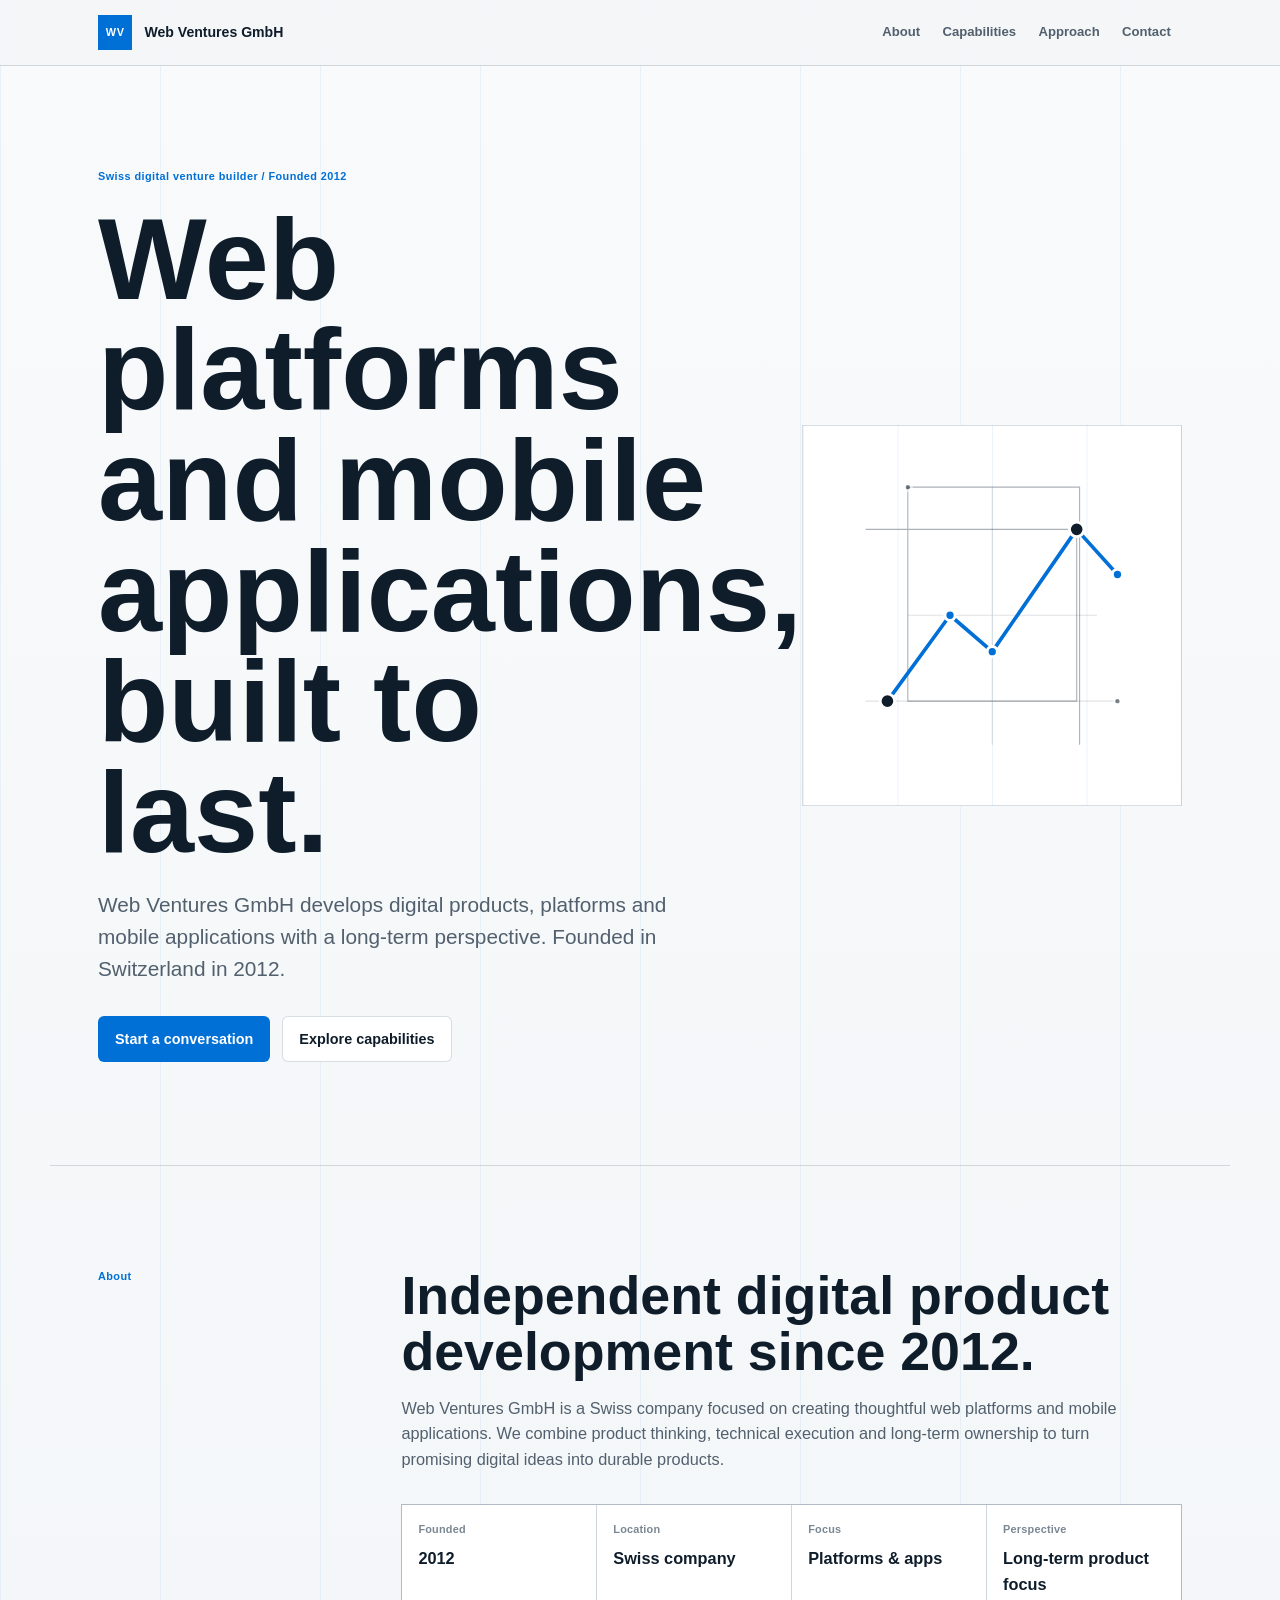
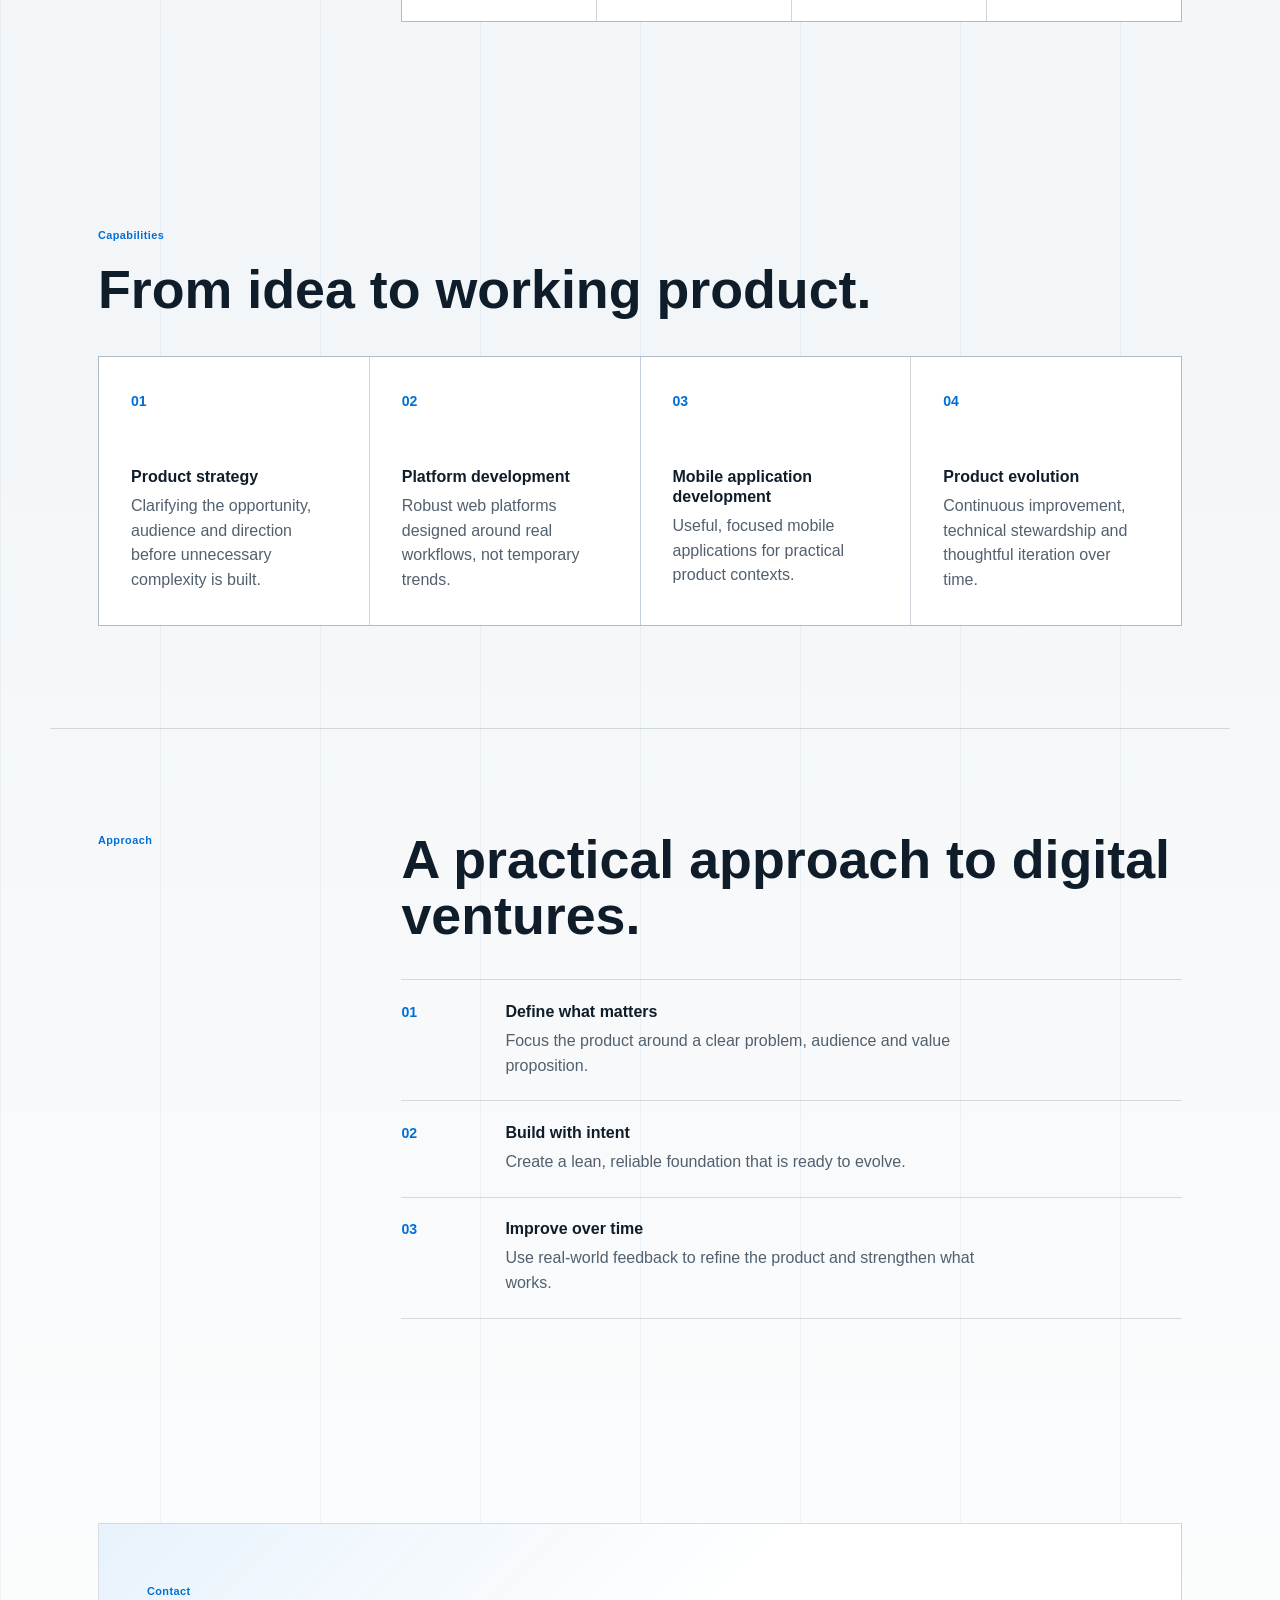
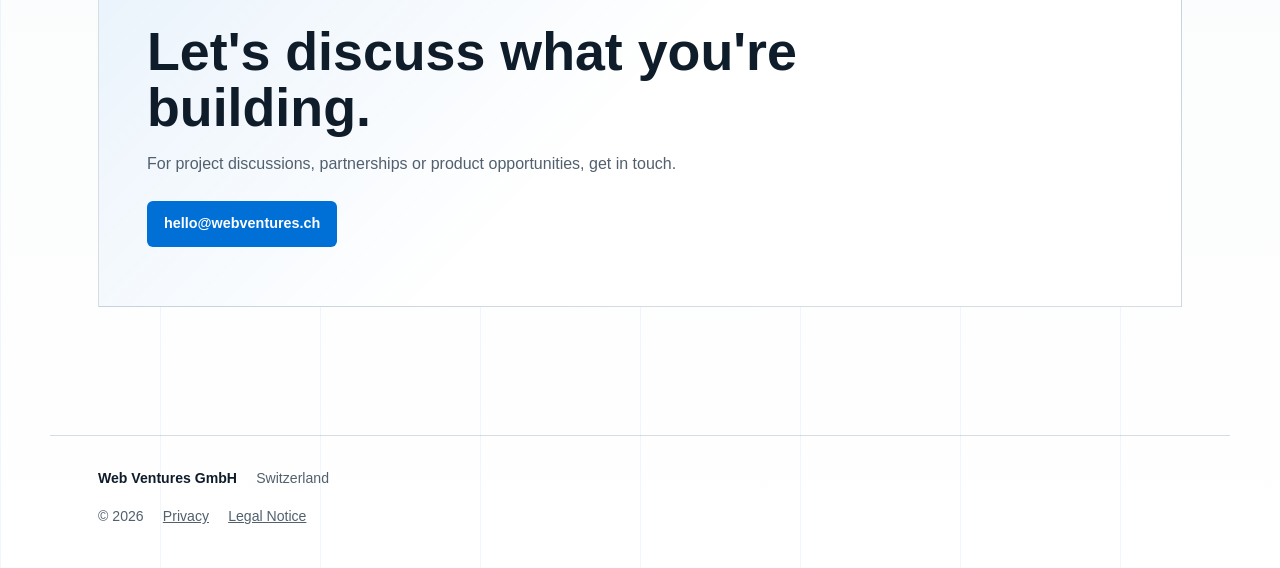
<file: index.html>
<!doctype html>
<html lang="en">
  <head>
    <meta charset="utf-8">
    <meta name="viewport" content="width=device-width, initial-scale=1">
    <title>Web Ventures GmbH | Web platforms and mobile applications, built to last</title>
    <meta name="description" content="Web Ventures GmbH is a Swiss company developing durable web platforms and mobile applications with a long-term product perspective.">
    <meta property="og:title" content="Web Ventures GmbH | Web platforms and mobile applications, built to last">
    <meta property="og:description" content="A Swiss digital venture builder and product studio focused on thoughtful platforms and mobile applications since 2012.">
    <meta property="og:type" content="website">
    <meta property="og:url" content="https://www.webventures.ch/">
    <link rel="canonical" href="https://www.webventures.ch/">
    <link rel="icon" href="data:image/svg+xml,%3Csvg xmlns='http://www.w3.org/2000/svg' viewBox='0 0 64 64'%3E%3Crect width='64' height='64' fill='%230b0d10'/%3E%3Cpath d='M16 20h6l5 18 5-18h5l5 18 5-18h5l-8 24h-5l-5-17-5 17h-5L16 20Z' fill='%23f4f1ea'/%3E%3C/svg%3E">
    <script type="application/ld+json">
      {
        "@context": "https://schema.org",
        "@type": "Organization",
        "name": "Web Ventures GmbH",
        "url": "https://www.webventures.ch/",
        "foundingDate": "2012",
        "location": {
          "@type": "Country",
          "name": "Switzerland"
        }
      }
    </script>
    <link rel="stylesheet" href="versions.css">
    <script src="script.js" defer></script>
  </head>
  <body class="variant-two">
    <a class="skip-link" href="#main">Skip to content</a>

    <header class="site-header" data-site-header>
      <nav class="nav" aria-label="Primary navigation">
        <a class="wordmark" href="#" aria-label="Web Ventures GmbH home">
          <span class="wordmark-mark" aria-hidden="true">WV</span>
          <span>Web Ventures GmbH</span>
        </a>

        <button class="nav-toggle" type="button" aria-expanded="false" aria-controls="primary-menu" data-nav-toggle>
          <span class="sr-only">Open navigation menu</span>
          <span aria-hidden="true"></span>
          <span aria-hidden="true"></span>
        </button>

        <div class="nav-links" id="primary-menu" data-nav-menu>
          <a href="#about">About</a>
          <a href="#capabilities">Capabilities</a>
          <a href="#approach">Approach</a>
          <a href="#contact">Contact</a>
        </div>
      </nav>
    </header>

    <main id="main">
      <section class="hero section" aria-labelledby="hero-title">
        <div class="hero-content reveal">
          <p class="eyebrow">Swiss digital venture builder / Founded 2012</p>
          <h1 id="hero-title">Web platforms and mobile applications, built to last.</h1>
          <p class="hero-copy">Web Ventures GmbH develops digital products, platforms and mobile applications with a long-term perspective. Founded in Switzerland in 2012.</p>
          <div class="hero-actions" aria-label="Primary actions">
            <a class="button button-primary" href="#contact">Start a conversation</a>
            <a class="button button-secondary" href="#capabilities">Explore capabilities</a>
          </div>
        </div>

        <div class="system-visual reveal" aria-hidden="true">
          <svg viewBox="0 0 520 520" role="img" focusable="false">
            <defs>
              <linearGradient id="signal" x1="120" y1="80" x2="410" y2="430" gradientUnits="userSpaceOnUse">
                <stop offset="0" stop-color="#4f8cff" stop-opacity="0.95"></stop>
                <stop offset="1" stop-color="#7ee0b7" stop-opacity="0.45"></stop>
              </linearGradient>
            </defs>
            <path class="grid-line" d="M86 142h290v236H144V84h236v354"></path>
            <path class="grid-line muted" d="M144 260h260M260 84v354M86 378h346"></path>
            <path class="signal-line" d="M116 378 202 260 260 310 376 142 432 204"></path>
            <circle class="node large" cx="116" cy="378" r="10"></circle>
            <circle class="node" cx="202" cy="260" r="7"></circle>
            <circle class="node" cx="260" cy="310" r="7"></circle>
            <circle class="node large" cx="376" cy="142" r="10"></circle>
            <circle class="node" cx="432" cy="204" r="7"></circle>
            <circle class="node subtle" cx="144" cy="84" r="5"></circle>
            <circle class="node subtle" cx="432" cy="378" r="5"></circle>
          </svg>
        </div>
      </section>

      <section class="section split" id="about" aria-labelledby="about-title">
        <div class="section-kicker reveal">About</div>
        <div class="section-body reveal">
          <h2 id="about-title">Independent digital product development since 2012.</h2>
          <p>Web Ventures GmbH is a Swiss company focused on creating thoughtful web platforms and mobile applications. We combine product thinking, technical execution and long-term ownership to turn promising digital ideas into durable products.</p>
          <dl class="facts" aria-label="Company facts">
            <div>
              <dt>Founded</dt>
              <dd>2012</dd>
            </div>
            <div>
              <dt>Location</dt>
              <dd>Swiss company</dd>
            </div>
            <div>
              <dt>Focus</dt>
              <dd>Platforms &amp; apps</dd>
            </div>
            <div>
              <dt>Perspective</dt>
              <dd>Long-term product focus</dd>
            </div>
          </dl>
        </div>
      </section>

      <section class="section" id="capabilities" aria-labelledby="capabilities-title">
        <div class="section-heading reveal">
          <p class="section-kicker">Capabilities</p>
          <h2 id="capabilities-title">From idea to working product.</h2>
        </div>
        <div class="capability-grid">
          <article class="capability reveal">
            <span class="capability-index">01</span>
            <h3>Product strategy</h3>
            <p>Clarifying the opportunity, audience and direction before unnecessary complexity is built.</p>
          </article>
          <article class="capability reveal">
            <span class="capability-index">02</span>
            <h3>Platform development</h3>
            <p>Robust web platforms designed around real workflows, not temporary trends.</p>
          </article>
          <article class="capability reveal">
            <span class="capability-index">03</span>
            <h3>Mobile application development</h3>
            <p>Useful, focused mobile applications for practical product contexts.</p>
          </article>
          <article class="capability reveal">
            <span class="capability-index">04</span>
            <h3>Product evolution</h3>
            <p>Continuous improvement, technical stewardship and thoughtful iteration over time.</p>
          </article>
        </div>
      </section>

      <section class="section split" id="approach" aria-labelledby="approach-title">
        <div class="section-kicker reveal">Approach</div>
        <div class="section-body reveal">
          <h2 id="approach-title">A practical approach to digital ventures.</h2>
          <ol class="steps">
            <li>
              <span>01</span>
              <div>
                <h3>Define what matters</h3>
                <p>Focus the product around a clear problem, audience and value proposition.</p>
              </div>
            </li>
            <li>
              <span>02</span>
              <div>
                <h3>Build with intent</h3>
                <p>Create a lean, reliable foundation that is ready to evolve.</p>
              </div>
            </li>
            <li>
              <span>03</span>
              <div>
                <h3>Improve over time</h3>
                <p>Use real-world feedback to refine the product and strengthen what works.</p>
              </div>
            </li>
          </ol>
        </div>
      </section>

      <section class="section contact-section" id="contact" aria-labelledby="contact-title">
        <div class="contact-panel reveal">
          <p class="section-kicker">Contact</p>
          <h2 id="contact-title">Let's discuss what you're building.</h2>
          <p>For project discussions, partnerships or product opportunities, get in touch.</p>
          <!-- Replace hello@webventures.ch with the real launch email address before publishing. -->
          <a class="button button-primary contact-button" href="mailto:hello@webventures.ch">hello@webventures.ch</a>
        </div>
      </section>
    </main>

    <footer class="site-footer">
      <div>
        <strong>Web Ventures GmbH</strong>
        <span>Switzerland</span>
      </div>
      <div class="footer-meta">
        <span>&copy; <span data-current-year>2026</span></span>
        <a href="privacy.html">Privacy</a>
        <a href="legal-notice.html">Legal Notice</a>
      </div>
    </footer>
  </body>
</html>
</file>
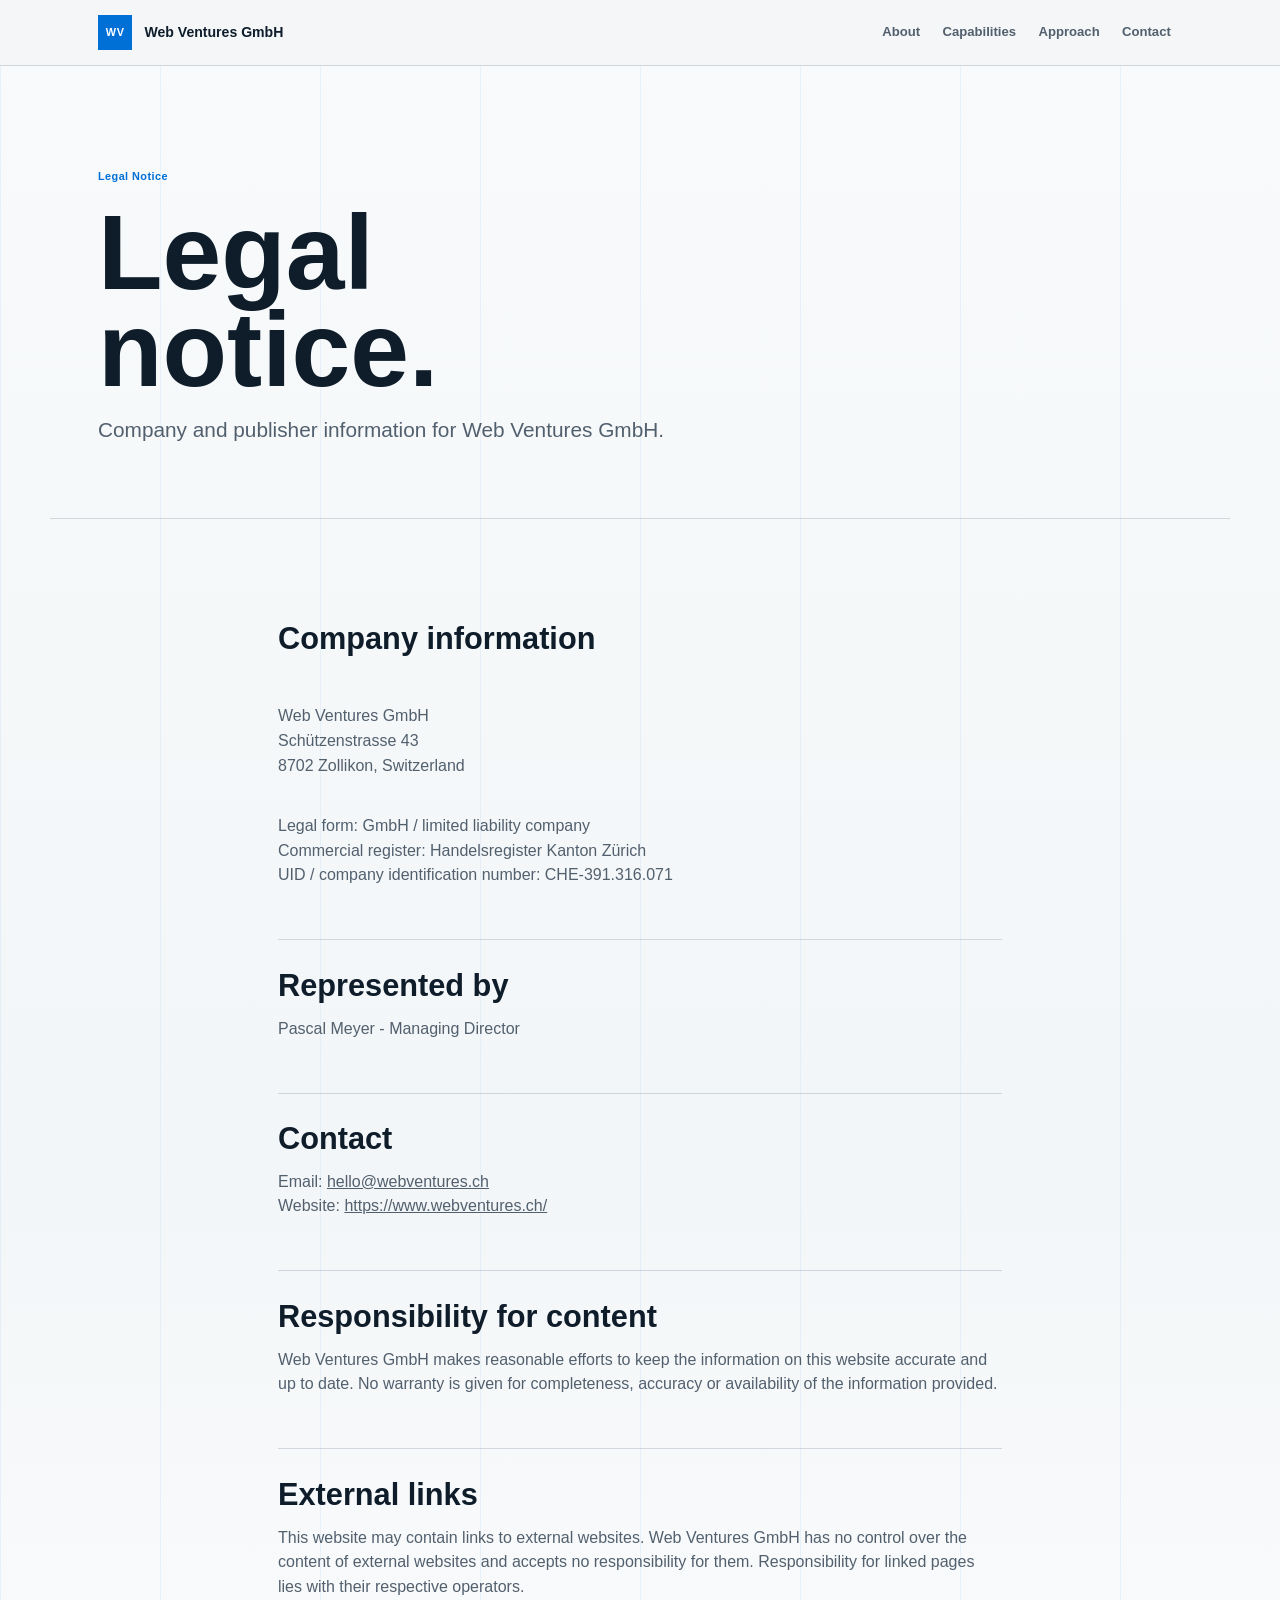
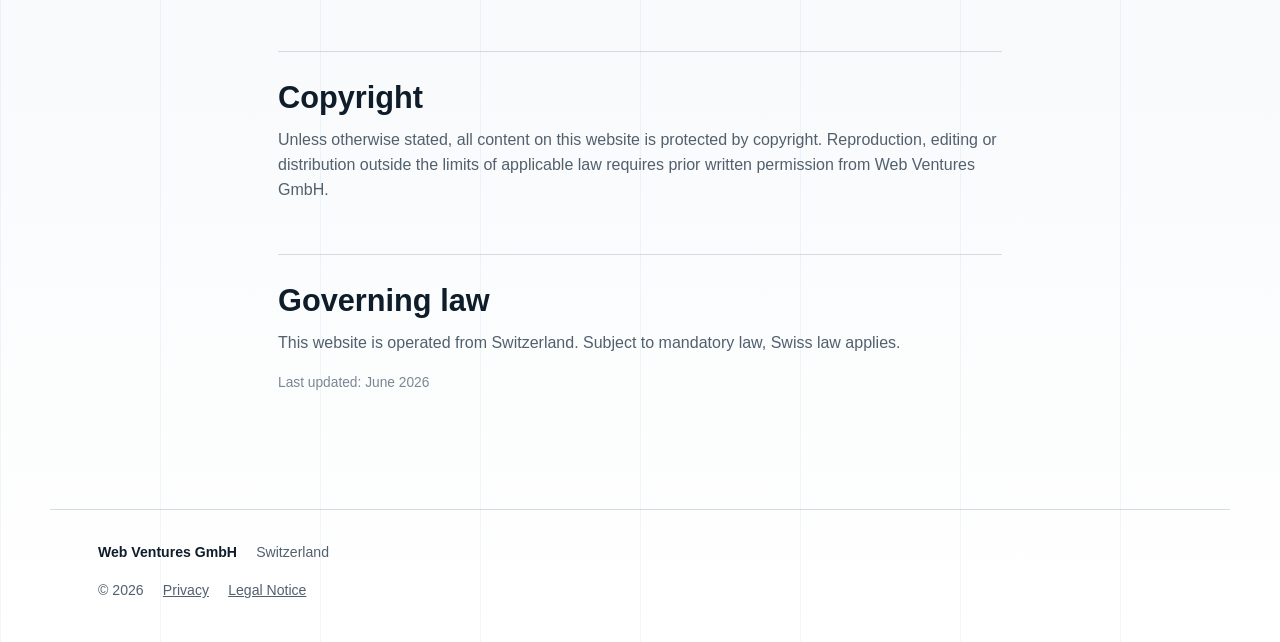
<file: legal-notice.html>
<!doctype html>
<html lang="en">
  <head>
    <meta charset="utf-8">
    <meta name="viewport" content="width=device-width, initial-scale=1">
    <title>Legal Notice | Web Ventures GmbH</title>
    <meta name="description" content="Legal notice and company information for Web Ventures GmbH.">
    <link rel="canonical" href="https://www.webventures.ch/legal-notice.html">
    <link rel="icon" href="data:image/svg+xml,%3Csvg xmlns='http://www.w3.org/2000/svg' viewBox='0 0 64 64'%3E%3Crect width='64' height='64' fill='%230b0d10'/%3E%3Cpath d='M16 20h6l5 18 5-18h5l5 18 5-18h5l-8 24h-5l-5-17-5 17h-5L16 20Z' fill='%23f4f1ea'/%3E%3C/svg%3E">
    <link rel="stylesheet" href="versions.css">
    <script src="script.js" defer></script>
  </head>
  <body class="variant-two legal-page">
    <a class="skip-link" href="#main">Skip to content</a>

    <header class="site-header" data-site-header>
      <nav class="nav" aria-label="Primary navigation">
        <a class="wordmark" href="index.html" aria-label="Web Ventures GmbH home">
          <span class="wordmark-mark" aria-hidden="true">WV</span>
          <span>Web Ventures GmbH</span>
        </a>

        <button class="nav-toggle" type="button" aria-expanded="false" aria-controls="primary-menu" data-nav-toggle>
          <span class="sr-only">Open navigation menu</span>
          <span aria-hidden="true"></span>
          <span aria-hidden="true"></span>
        </button>

        <div class="nav-links" id="primary-menu" data-nav-menu>
          <a href="index.html#about">About</a>
          <a href="index.html#capabilities">Capabilities</a>
          <a href="index.html#approach">Approach</a>
          <a href="index.html#contact">Contact</a>
        </div>
      </nav>
    </header>

    <main id="main">
      <section class="section legal-hero">
        <p class="eyebrow">Legal Notice</p>
        <h1>Legal notice.</h1>
        <p class="hero-copy">Company and publisher information for Web Ventures GmbH.</p>
      </section>

      <article class="section legal-content">
          <h2>Company information</h2>
          <address>
            Web Ventures GmbH<br>
            Schützenstrasse 43<br>
            8702 Zollikon, Switzerland
          </address>
          <p>
            Legal form: GmbH / limited liability company<br>
            Commercial register: Handelsregister Kanton Zürich<br>
            UID / company identification number: CHE-391.316.071<br>
          </p>
        </section>

        <section>
          <h2>Represented by</h2>
          <p>Pascal Meyer - Managing Director</p>
        </section>

        <section>
          <h2>Contact</h2>
          <p>
            Email: <a href="mailto:hello@webventures.ch">hello@webventures.ch</a><br>
            Website: <a href="https://www.webventures.ch/">https://www.webventures.ch/</a>
          </p>
        </section>

        <section>
          <h2>Responsibility for content</h2>
          <p>Web Ventures GmbH makes reasonable efforts to keep the information on this website accurate and up to date. No warranty is given for completeness, accuracy or availability of the information provided.</p>
        </section>

        <section>
          <h2>External links</h2>
          <p>This website may contain links to external websites. Web Ventures GmbH has no control over the content of external websites and accepts no responsibility for them. Responsibility for linked pages lies with their respective operators.</p>
        </section>

        <section>
          <h2>Copyright</h2>
          <p>Unless otherwise stated, all content on this website is protected by copyright. Reproduction, editing or distribution outside the limits of applicable law requires prior written permission from Web Ventures GmbH.</p>
        </section>

        <section>
          <h2>Governing law</h2>
          <p>This website is operated from Switzerland. Subject to mandatory law, Swiss law applies.</p>
          <p class="legal-meta">Last updated: June 2026</p>
        </section>
      </article>
    </main>

    <footer class="site-footer">
      <div>
        <strong>Web Ventures GmbH</strong>
        <span>Switzerland</span>
      </div>
      <div class="footer-meta">
        <span>&copy; <span data-current-year>2026</span></span>
        <a href="privacy.html">Privacy</a>
        <a href="legal-notice.html">Legal Notice</a>
      </div>
    </footer>
  </body>
</html>
</file>
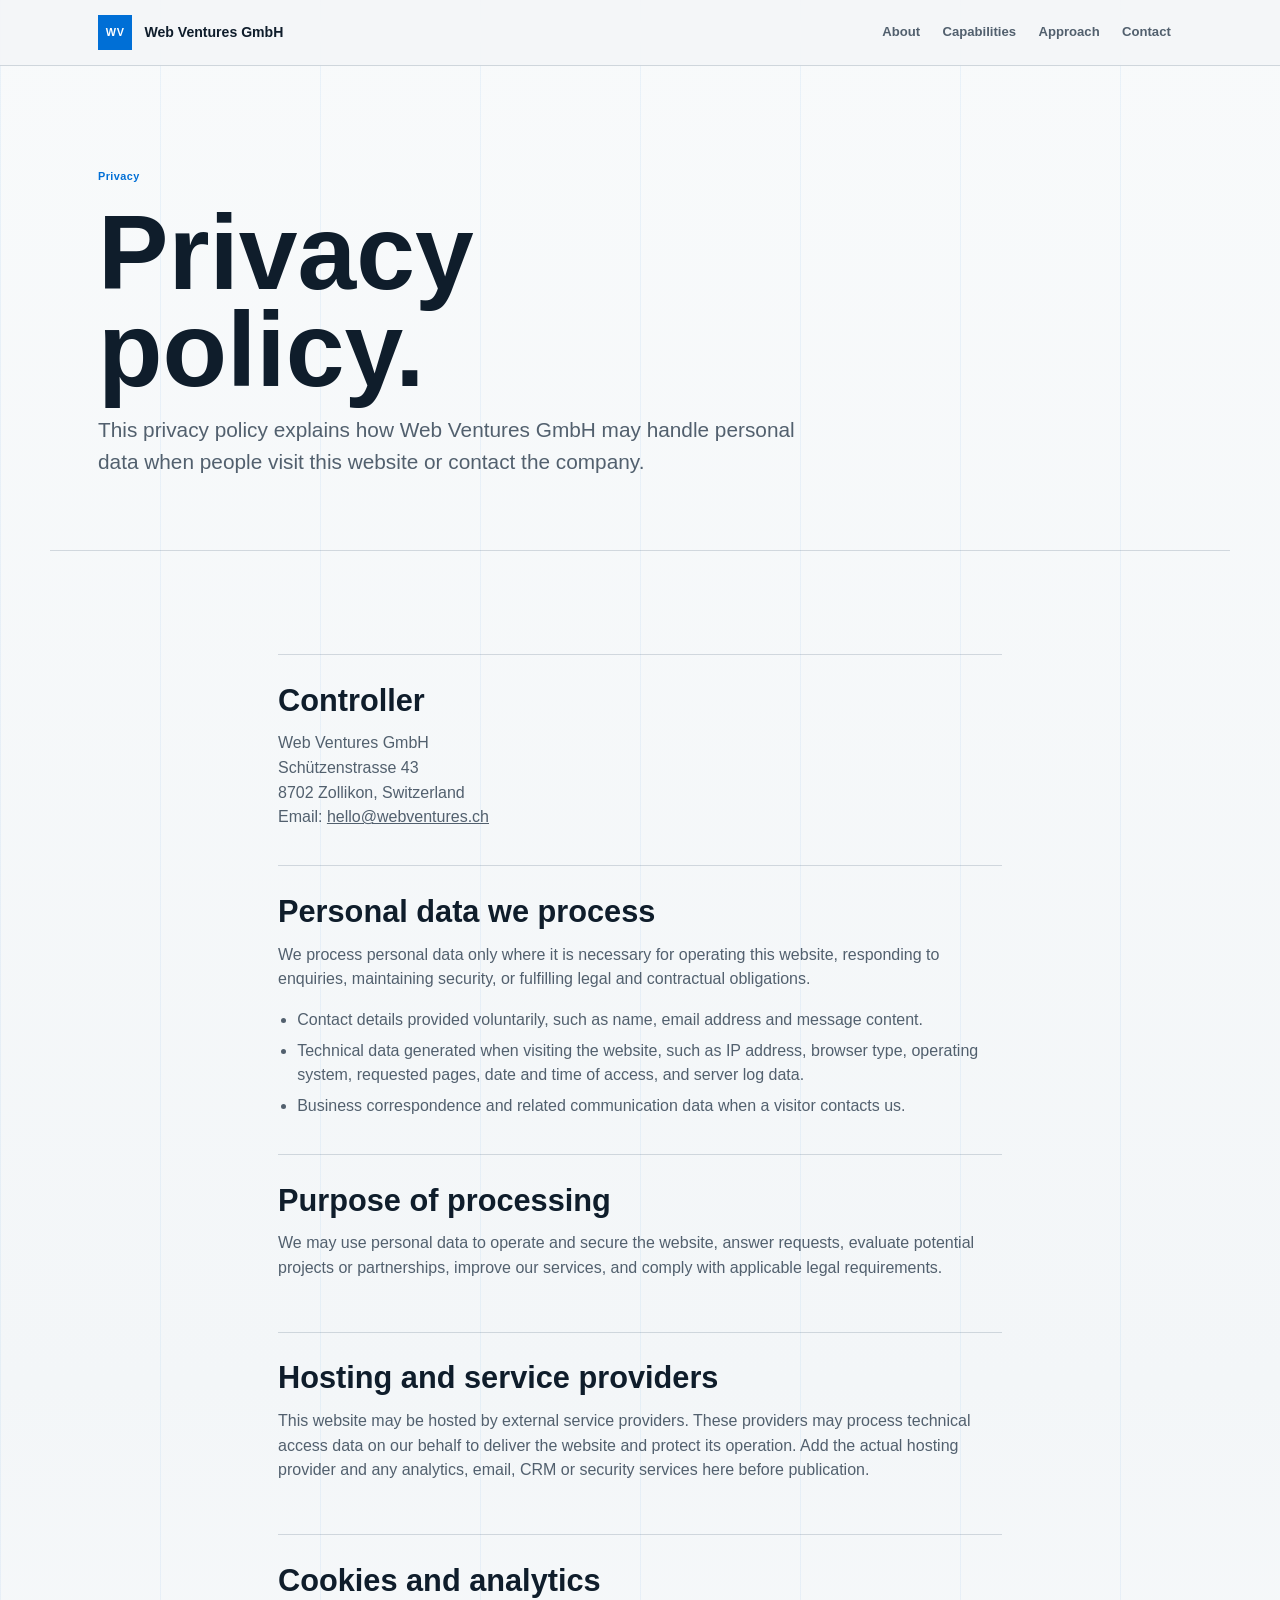
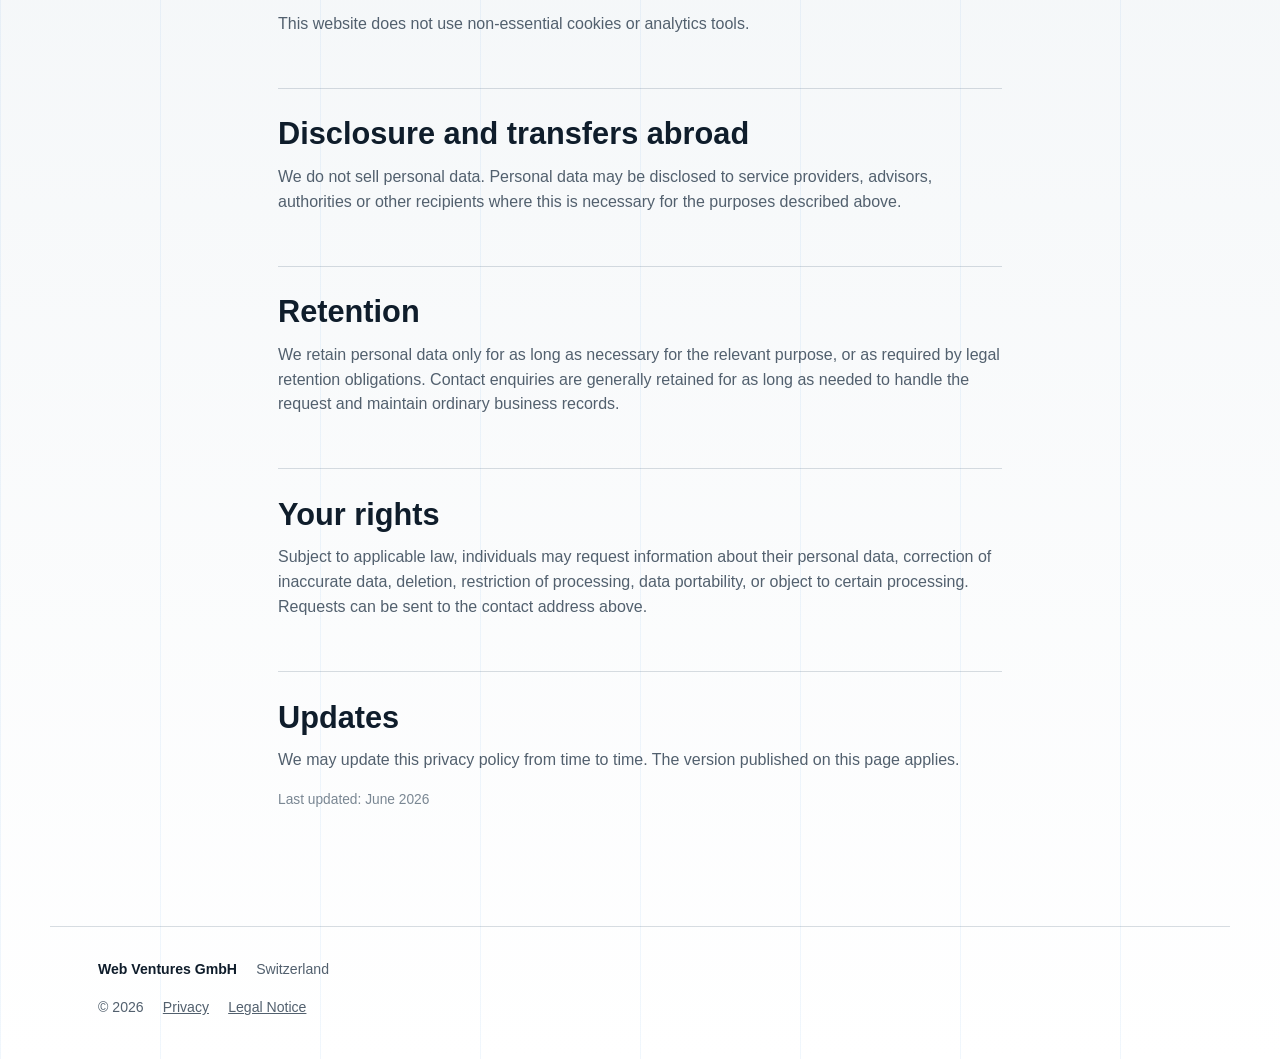
<file: privacy.html>
<!doctype html>
<html lang="en">
  <head>
    <meta charset="utf-8">
    <meta name="viewport" content="width=device-width, initial-scale=1">
    <title>Privacy | Web Ventures GmbH</title>
    <meta name="description" content="Privacy information for Web Ventures GmbH.">
    <link rel="canonical" href="https://www.webventures.ch/privacy.html">
    <link rel="icon" href="data:image/svg+xml,%3Csvg xmlns='http://www.w3.org/2000/svg' viewBox='0 0 64 64'%3E%3Crect width='64' height='64' fill='%230b0d10'/%3E%3Cpath d='M16 20h6l5 18 5-18h5l5 18 5-18h5l-8 24h-5l-5-17-5 17h-5L16 20Z' fill='%23f4f1ea'/%3E%3C/svg%3E">
    <link rel="stylesheet" href="versions.css">
    <script src="script.js" defer></script>
  </head>
  <body class="variant-two legal-page">
    <a class="skip-link" href="#main">Skip to content</a>

    <header class="site-header" data-site-header>
      <nav class="nav" aria-label="Primary navigation">
        <a class="wordmark" href="index.html" aria-label="Web Ventures GmbH home">
          <span class="wordmark-mark" aria-hidden="true">WV</span>
          <span>Web Ventures GmbH</span>
        </a>

        <button class="nav-toggle" type="button" aria-expanded="false" aria-controls="primary-menu" data-nav-toggle>
          <span class="sr-only">Open navigation menu</span>
          <span aria-hidden="true"></span>
          <span aria-hidden="true"></span>
        </button>

        <div class="nav-links" id="primary-menu" data-nav-menu>
          <a href="index.html#about">About</a>
          <a href="index.html#capabilities">Capabilities</a>
          <a href="index.html#approach">Approach</a>
          <a href="index.html#contact">Contact</a>
        </div>
      </nav>
    </header>

    <main id="main">
      <section class="section legal-hero">
        <p class="eyebrow">Privacy</p>
        <h1>Privacy policy.</h1>
        <p class="hero-copy">This privacy policy explains how Web Ventures GmbH may handle personal data when people visit this website or contact the company.</p>
      </section>

      <article class="section legal-content">
        <section>
          <h2>Controller</h2>
          <address>
            Web Ventures GmbH<br>
            Schützenstrasse 43<br>
            8702 Zollikon, Switzerland<br>
            Email: <a href="mailto:hello@webventures.ch">hello@webventures.ch</a>
          </address>
        </section>

        <section>
          <h2>Personal data we process</h2>
          <p>We process personal data only where it is necessary for operating this website, responding to enquiries, maintaining security, or fulfilling legal and contractual obligations.</p>
          <ul>
            <li>Contact details provided voluntarily, such as name, email address and message content.</li>
            <li>Technical data generated when visiting the website, such as IP address, browser type, operating system, requested pages, date and time of access, and server log data.</li>
            <li>Business correspondence and related communication data when a visitor contacts us.</li>
          </ul>
        </section>

        <section>
          <h2>Purpose of processing</h2>
          <p>We may use personal data to operate and secure the website, answer requests, evaluate potential projects or partnerships, improve our services, and comply with applicable legal requirements.</p>
        </section>

        <section>
          <h2>Hosting and service providers</h2>
          <p>This website may be hosted by external service providers. These providers may process technical access data on our behalf to deliver the website and protect its operation. Add the actual hosting provider and any analytics, email, CRM or security services here before publication.</p>
        </section>

        <section>
          <h2>Cookies and analytics</h2>
          <p>This website does not use non-essential cookies or analytics tools.</p>
        </section>

        <section>
          <h2>Disclosure and transfers abroad</h2>
          <p>We do not sell personal data. Personal data may be disclosed to service providers, advisors, authorities or other recipients where this is necessary for the purposes described above.</p>
        </section>

        <section>
          <h2>Retention</h2>
          <p>We retain personal data only for as long as necessary for the relevant purpose, or as required by legal retention obligations. Contact enquiries are generally retained for as long as needed to handle the request and maintain ordinary business records.</p>
        </section>

        <section>
          <h2>Your rights</h2>
          <p>Subject to applicable law, individuals may request information about their personal data, correction of inaccurate data, deletion, restriction of processing, data portability, or object to certain processing. Requests can be sent to the contact address above.</p>
        </section>

        <section>
          <h2>Updates</h2>
          <p>We may update this privacy policy from time to time. The version published on this page applies.</p>
          <p class="legal-meta">Last updated: June 2026</p>
        </section>
      </article>
    </main>

    <footer class="site-footer">
      <div>
        <strong>Web Ventures GmbH</strong>
        <span>Switzerland</span>
      </div>
      <div class="footer-meta">
        <span>&copy; <span data-current-year>2026</span></span>
        <a href="privacy.html">Privacy</a>
        <a href="legal-notice.html">Legal Notice</a>
      </div>
    </footer>
  </body>
</html>
</file>
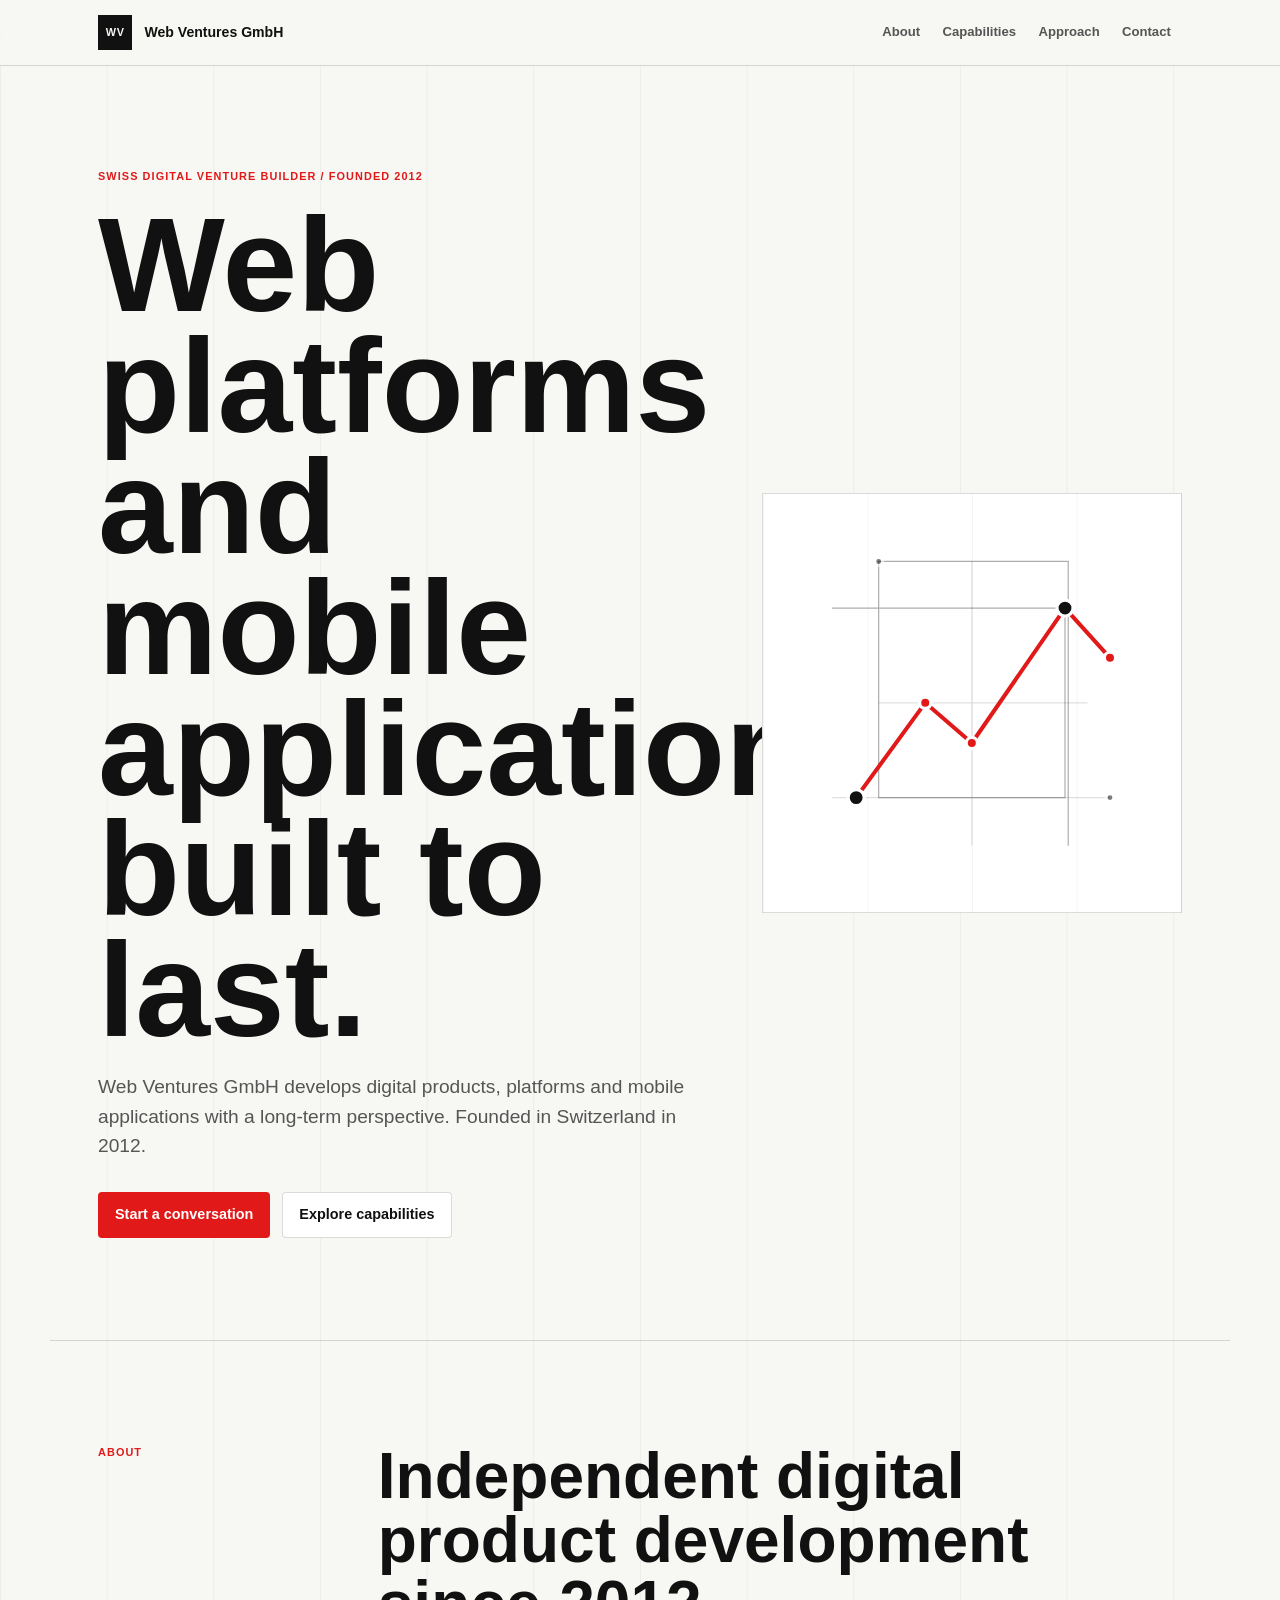
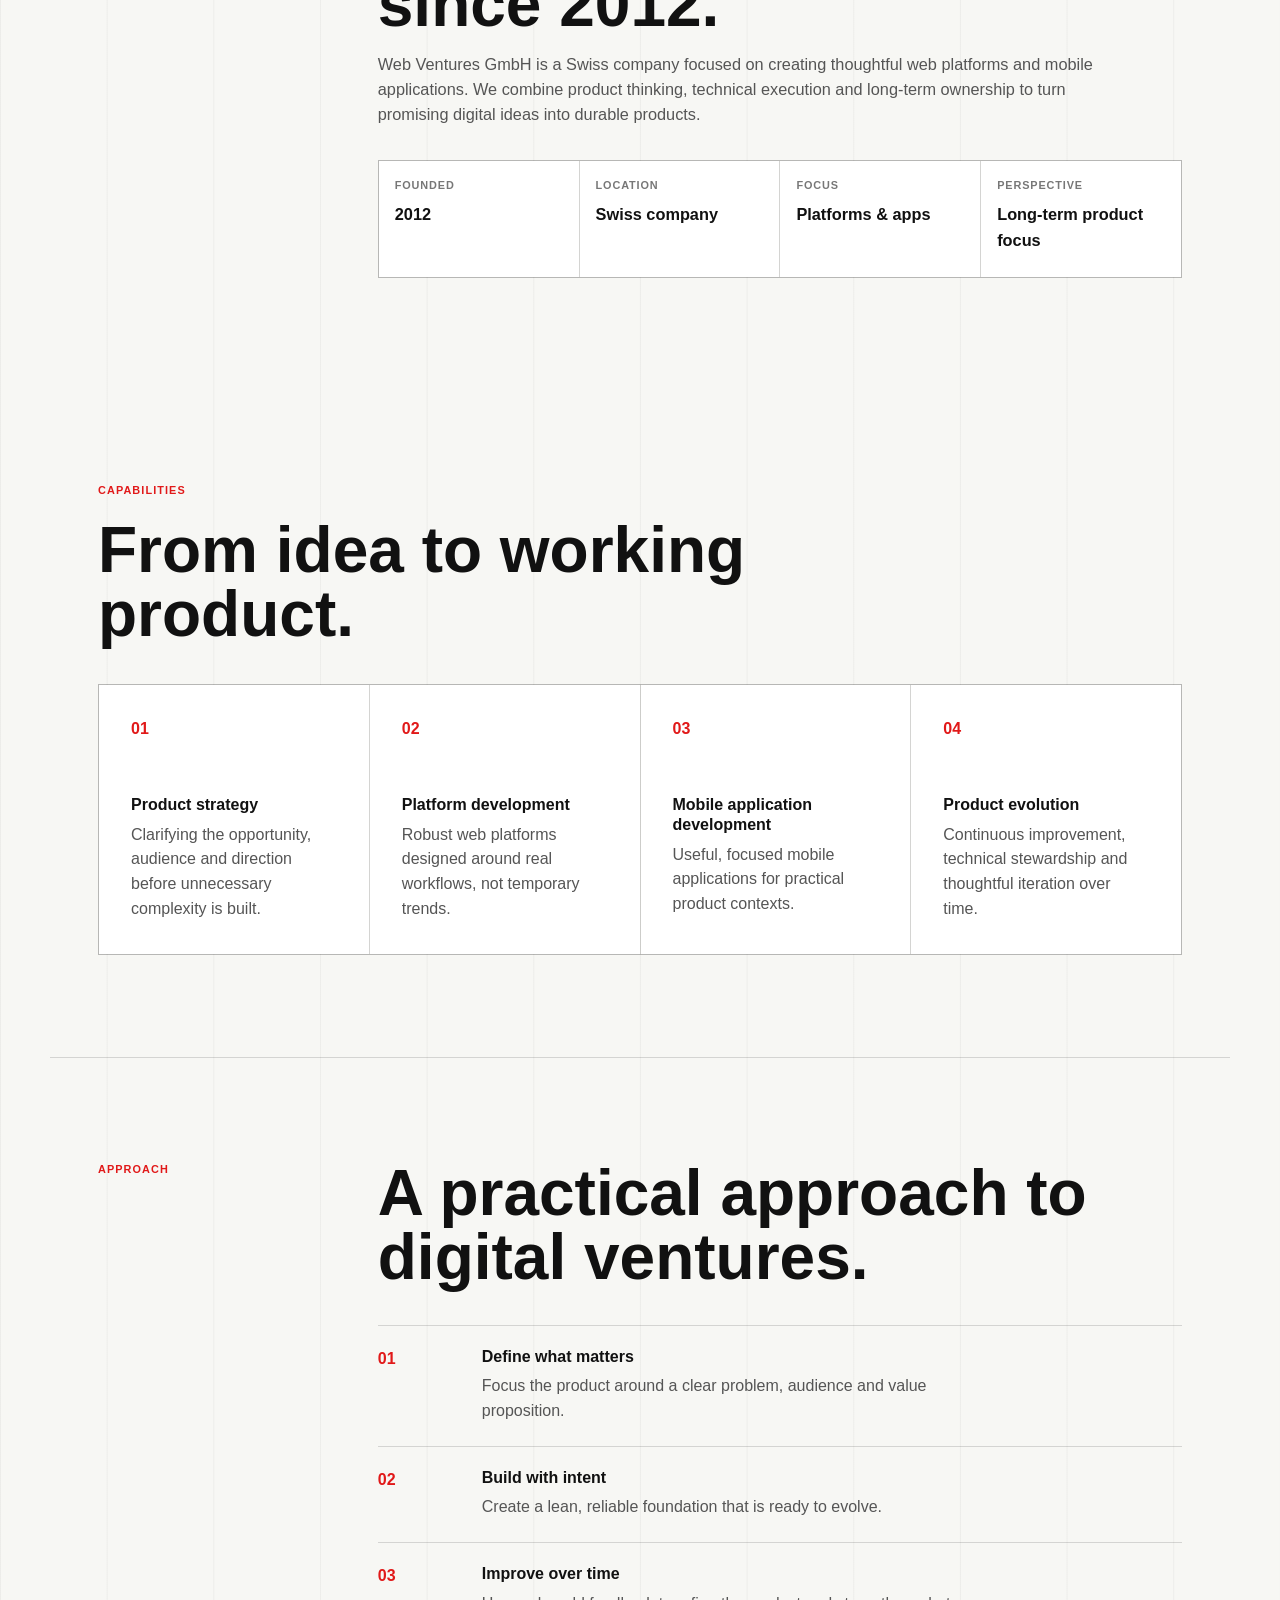
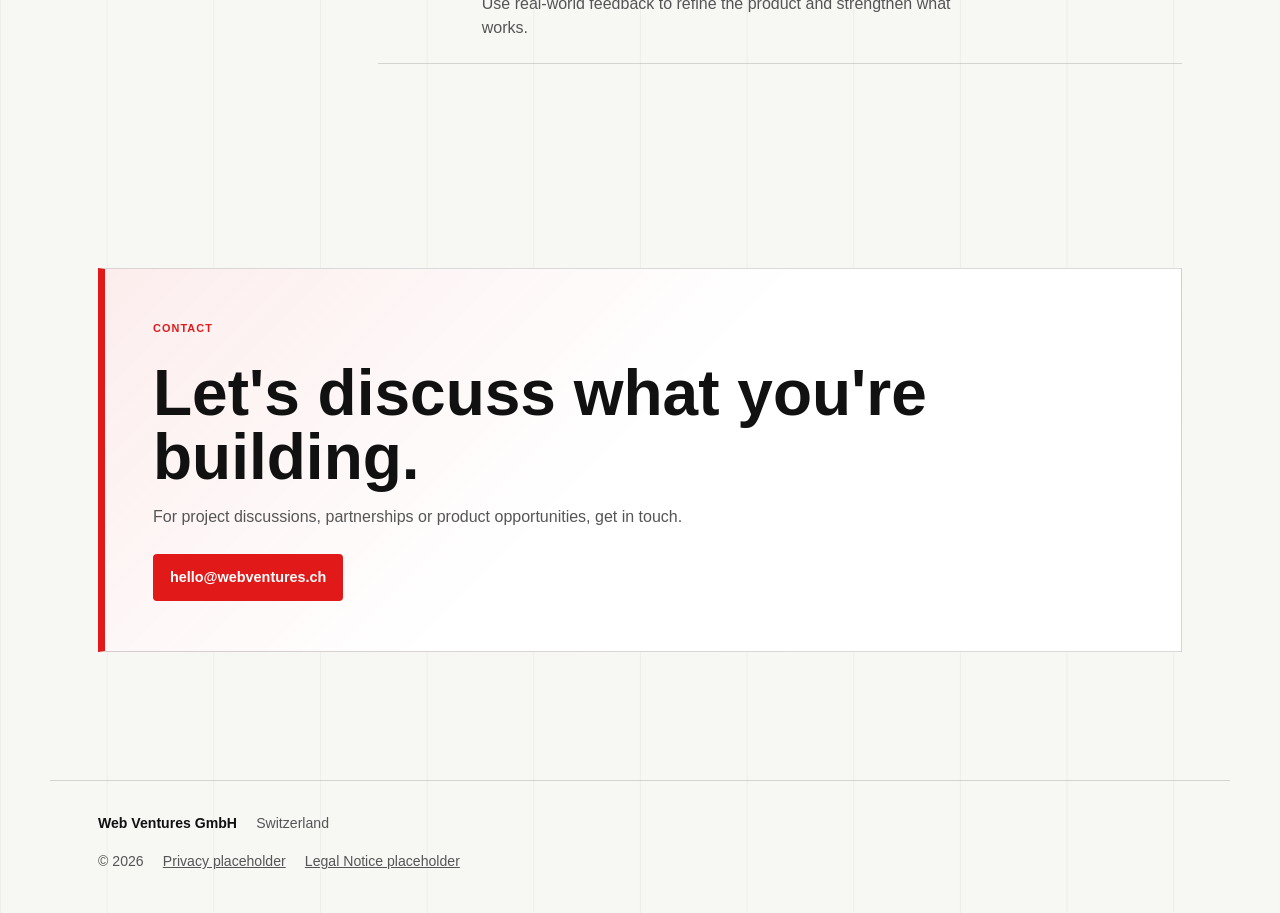
<file: version-01.html>
<!doctype html>
<html lang="en">
  <head>
    <meta charset="utf-8">
    <meta name="viewport" content="width=device-width, initial-scale=1">
    <title>Web Ventures GmbH | Visual option 01</title>
    <meta name="description" content="Web Ventures GmbH is a Swiss company developing durable web platforms and mobile applications with a long-term product perspective.">
    <meta property="og:title" content="Web Ventures GmbH | Web platforms and mobile applications, built to last">
    <meta property="og:description" content="A Swiss digital venture builder and product studio focused on thoughtful platforms and mobile applications since 2012.">
    <meta property="og:type" content="website">
    <meta property="og:url" content="https://www.webventures.ch/">
    <link rel="canonical" href="https://www.webventures.ch/">
    <link rel="icon" href="data:image/svg+xml,%3Csvg xmlns='http://www.w3.org/2000/svg' viewBox='0 0 64 64'%3E%3Crect width='64' height='64' fill='%230b0d10'/%3E%3Cpath d='M16 20h6l5 18 5-18h5l5 18 5-18h5l-8 24h-5l-5-17-5 17h-5L16 20Z' fill='%23f4f1ea'/%3E%3C/svg%3E">
    <script type="application/ld+json">
      {
        "@context": "https://schema.org",
        "@type": "Organization",
        "name": "Web Ventures GmbH",
        "url": "https://www.webventures.ch/",
        "foundingDate": "2012",
        "location": {
          "@type": "Country",
          "name": "Switzerland"
        }
      }
    </script>
    <link rel="stylesheet" href="versions.css">
    <script src="script.js" defer></script>
  </head>
  <body class="variant-one">
    <a class="skip-link" href="#main">Skip to content</a>

    <header class="site-header" data-site-header>
      <nav class="nav" aria-label="Primary navigation">
        <a class="wordmark" href="#" aria-label="Web Ventures GmbH home">
          <span class="wordmark-mark" aria-hidden="true">WV</span>
          <span>Web Ventures GmbH</span>
        </a>

        <button class="nav-toggle" type="button" aria-expanded="false" aria-controls="primary-menu" data-nav-toggle>
          <span class="sr-only">Open navigation menu</span>
          <span aria-hidden="true"></span>
          <span aria-hidden="true"></span>
        </button>

        <div class="nav-links" id="primary-menu" data-nav-menu>
          <a href="#about">About</a>
          <a href="#capabilities">Capabilities</a>
          <a href="#approach">Approach</a>
          <a href="#contact">Contact</a>
        </div>
      </nav>
    </header>

    <main id="main">
      <section class="hero section" aria-labelledby="hero-title">
        <div class="hero-content reveal">
          <p class="eyebrow">Swiss digital venture builder / Founded 2012</p>
          <h1 id="hero-title">Web platforms and mobile applications, built to last.</h1>
          <p class="hero-copy">Web Ventures GmbH develops digital products, platforms and mobile applications with a long-term perspective. Founded in Switzerland in 2012.</p>
          <div class="hero-actions" aria-label="Primary actions">
            <a class="button button-primary" href="#contact">Start a conversation</a>
            <a class="button button-secondary" href="#capabilities">Explore capabilities</a>
          </div>
        </div>

        <div class="system-visual reveal" aria-hidden="true">
          <svg viewBox="0 0 520 520" role="img" focusable="false">
            <defs>
              <linearGradient id="signal" x1="120" y1="80" x2="410" y2="430" gradientUnits="userSpaceOnUse">
                <stop offset="0" stop-color="#4f8cff" stop-opacity="0.95"></stop>
                <stop offset="1" stop-color="#7ee0b7" stop-opacity="0.45"></stop>
              </linearGradient>
            </defs>
            <path class="grid-line" d="M86 142h290v236H144V84h236v354"></path>
            <path class="grid-line muted" d="M144 260h260M260 84v354M86 378h346"></path>
            <path class="signal-line" d="M116 378 202 260 260 310 376 142 432 204"></path>
            <circle class="node large" cx="116" cy="378" r="10"></circle>
            <circle class="node" cx="202" cy="260" r="7"></circle>
            <circle class="node" cx="260" cy="310" r="7"></circle>
            <circle class="node large" cx="376" cy="142" r="10"></circle>
            <circle class="node" cx="432" cy="204" r="7"></circle>
            <circle class="node subtle" cx="144" cy="84" r="5"></circle>
            <circle class="node subtle" cx="432" cy="378" r="5"></circle>
          </svg>
        </div>
      </section>

      <section class="section split" id="about" aria-labelledby="about-title">
        <div class="section-kicker reveal">About</div>
        <div class="section-body reveal">
          <h2 id="about-title">Independent digital product development since 2012.</h2>
          <p>Web Ventures GmbH is a Swiss company focused on creating thoughtful web platforms and mobile applications. We combine product thinking, technical execution and long-term ownership to turn promising digital ideas into durable products.</p>
          <dl class="facts" aria-label="Company facts">
            <div>
              <dt>Founded</dt>
              <dd>2012</dd>
            </div>
            <div>
              <dt>Location</dt>
              <dd>Swiss company</dd>
            </div>
            <div>
              <dt>Focus</dt>
              <dd>Platforms &amp; apps</dd>
            </div>
            <div>
              <dt>Perspective</dt>
              <dd>Long-term product focus</dd>
            </div>
          </dl>
        </div>
      </section>

      <section class="section" id="capabilities" aria-labelledby="capabilities-title">
        <div class="section-heading reveal">
          <p class="section-kicker">Capabilities</p>
          <h2 id="capabilities-title">From idea to working product.</h2>
        </div>
        <div class="capability-grid">
          <article class="capability reveal">
            <span class="capability-index">01</span>
            <h3>Product strategy</h3>
            <p>Clarifying the opportunity, audience and direction before unnecessary complexity is built.</p>
          </article>
          <article class="capability reveal">
            <span class="capability-index">02</span>
            <h3>Platform development</h3>
            <p>Robust web platforms designed around real workflows, not temporary trends.</p>
          </article>
          <article class="capability reveal">
            <span class="capability-index">03</span>
            <h3>Mobile application development</h3>
            <p>Useful, focused mobile applications for practical product contexts.</p>
          </article>
          <article class="capability reveal">
            <span class="capability-index">04</span>
            <h3>Product evolution</h3>
            <p>Continuous improvement, technical stewardship and thoughtful iteration over time.</p>
          </article>
        </div>
      </section>

      <section class="section split" id="approach" aria-labelledby="approach-title">
        <div class="section-kicker reveal">Approach</div>
        <div class="section-body reveal">
          <h2 id="approach-title">A practical approach to digital ventures.</h2>
          <ol class="steps">
            <li>
              <span>01</span>
              <div>
                <h3>Define what matters</h3>
                <p>Focus the product around a clear problem, audience and value proposition.</p>
              </div>
            </li>
            <li>
              <span>02</span>
              <div>
                <h3>Build with intent</h3>
                <p>Create a lean, reliable foundation that is ready to evolve.</p>
              </div>
            </li>
            <li>
              <span>03</span>
              <div>
                <h3>Improve over time</h3>
                <p>Use real-world feedback to refine the product and strengthen what works.</p>
              </div>
            </li>
          </ol>
        </div>
      </section>

      <section class="section contact-section" id="contact" aria-labelledby="contact-title">
        <div class="contact-panel reveal">
          <p class="section-kicker">Contact</p>
          <h2 id="contact-title">Let's discuss what you're building.</h2>
          <p>For project discussions, partnerships or product opportunities, get in touch.</p>
          <!-- Replace hello@webventures.ch with the real launch email address before publishing. -->
          <a class="button button-primary contact-button" href="mailto:hello@webventures.ch">hello@webventures.ch</a>
        </div>
      </section>
    </main>

    <footer class="site-footer">
      <div>
        <strong>Web Ventures GmbH</strong>
        <span>Switzerland</span>
      </div>
      <div class="footer-meta">
        <span>&copy; <span data-current-year>2026</span></span>
        <a href="#" aria-label="Privacy placeholder link">Privacy placeholder</a>
        <a href="#" aria-label="Legal Notice placeholder link">Legal Notice placeholder</a>
      </div>
    </footer>
  </body>
</html>
</file>
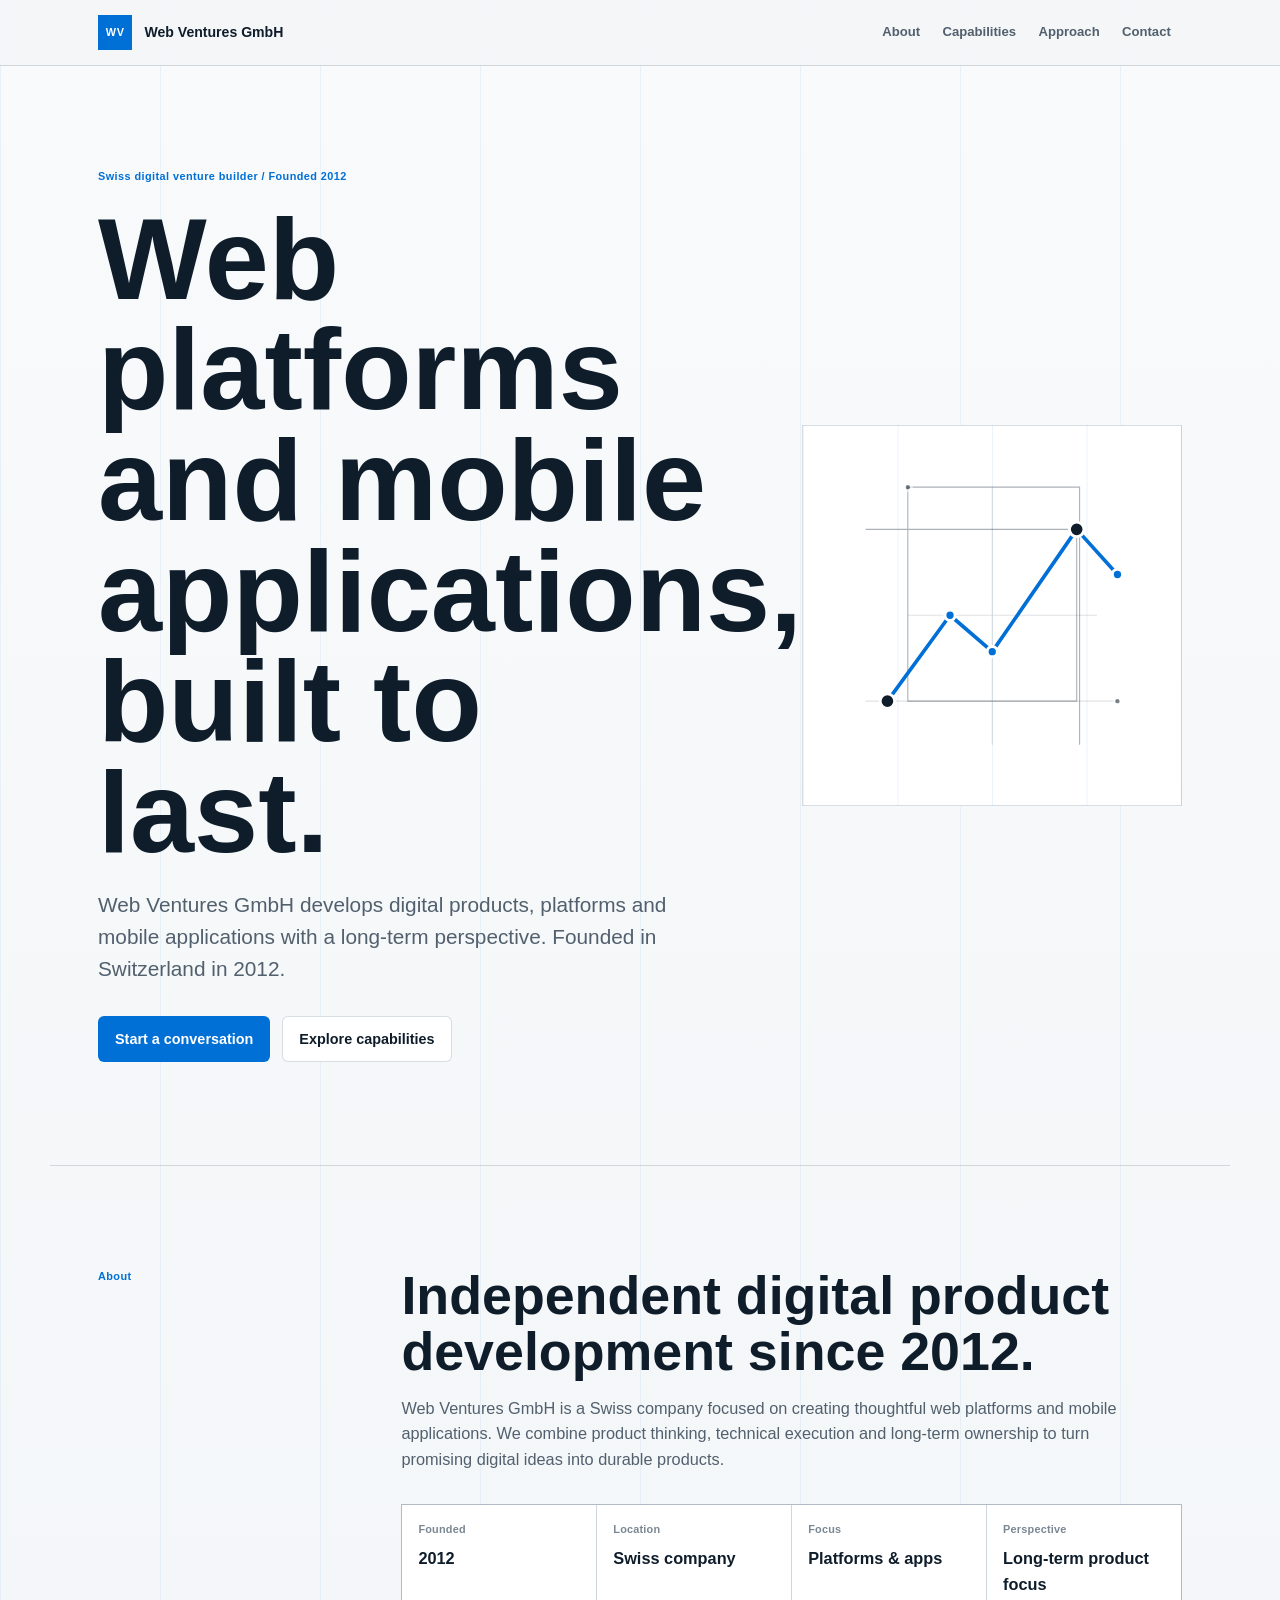
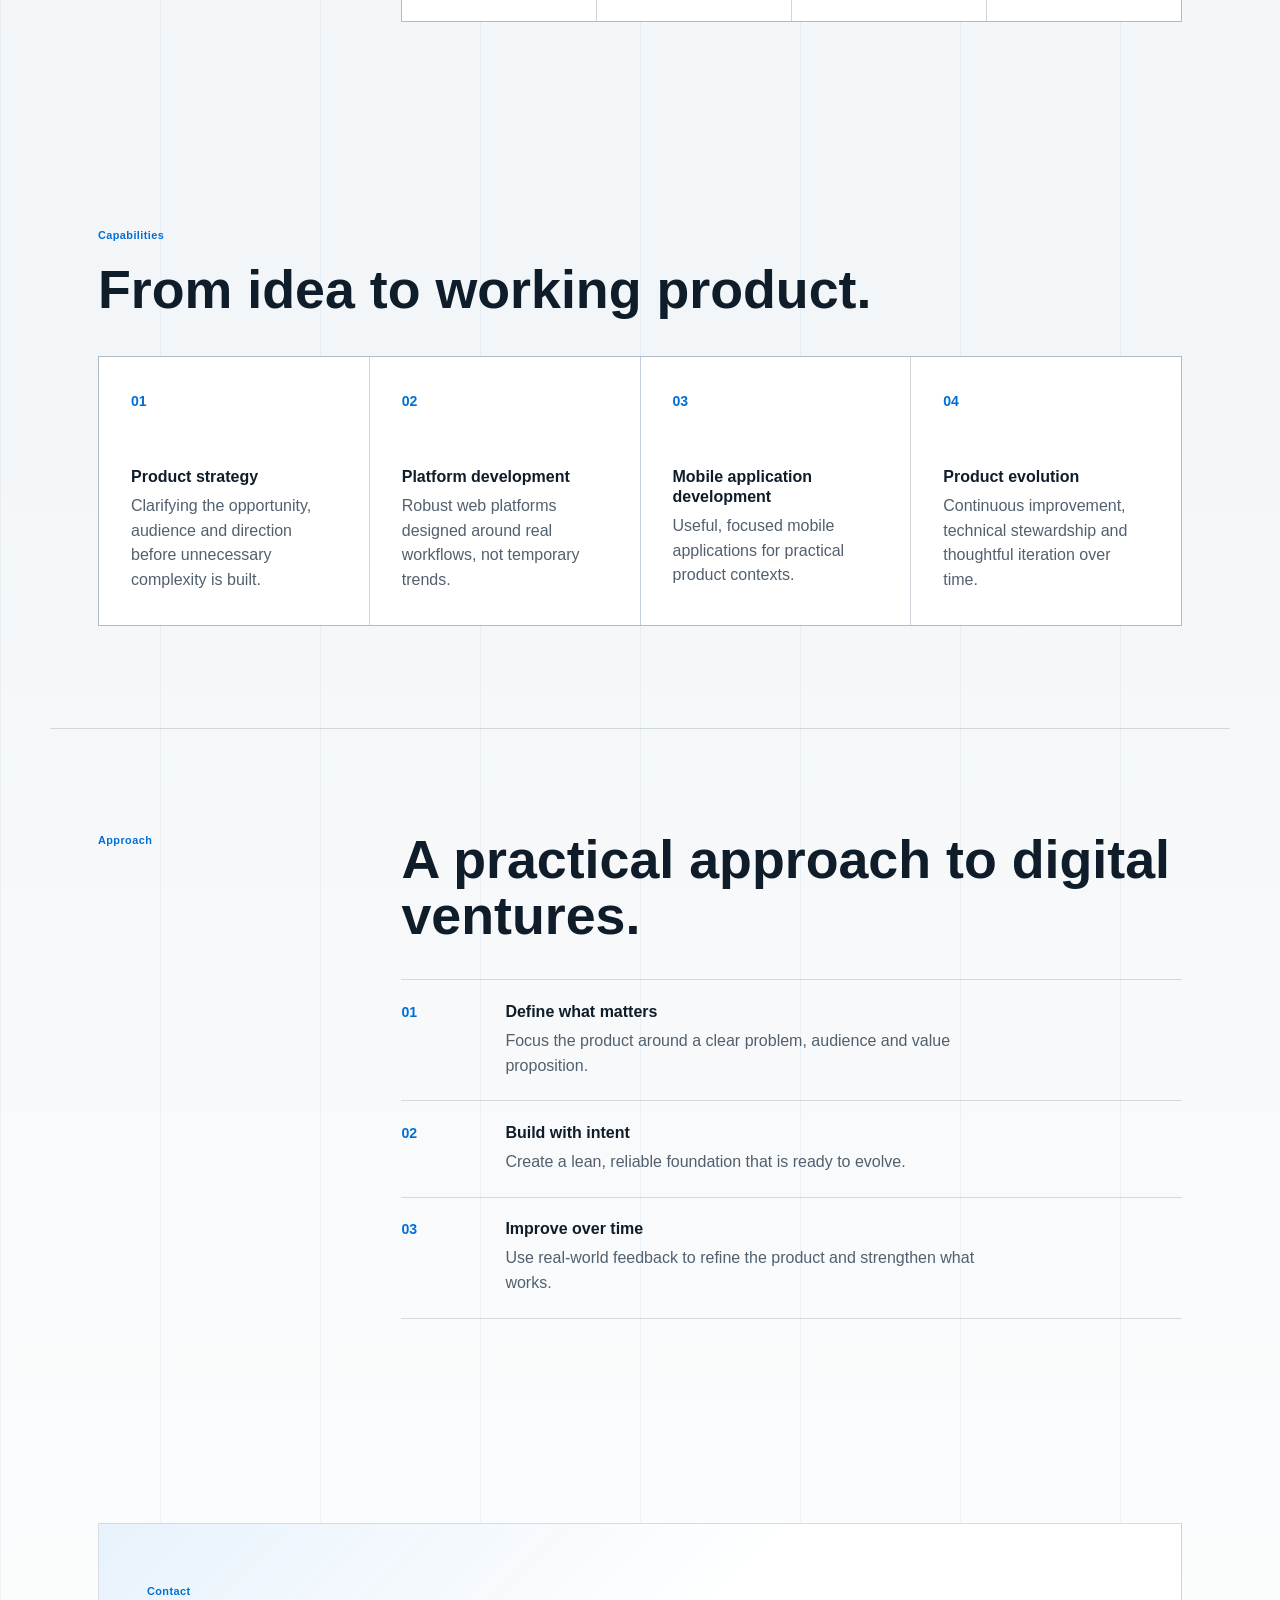
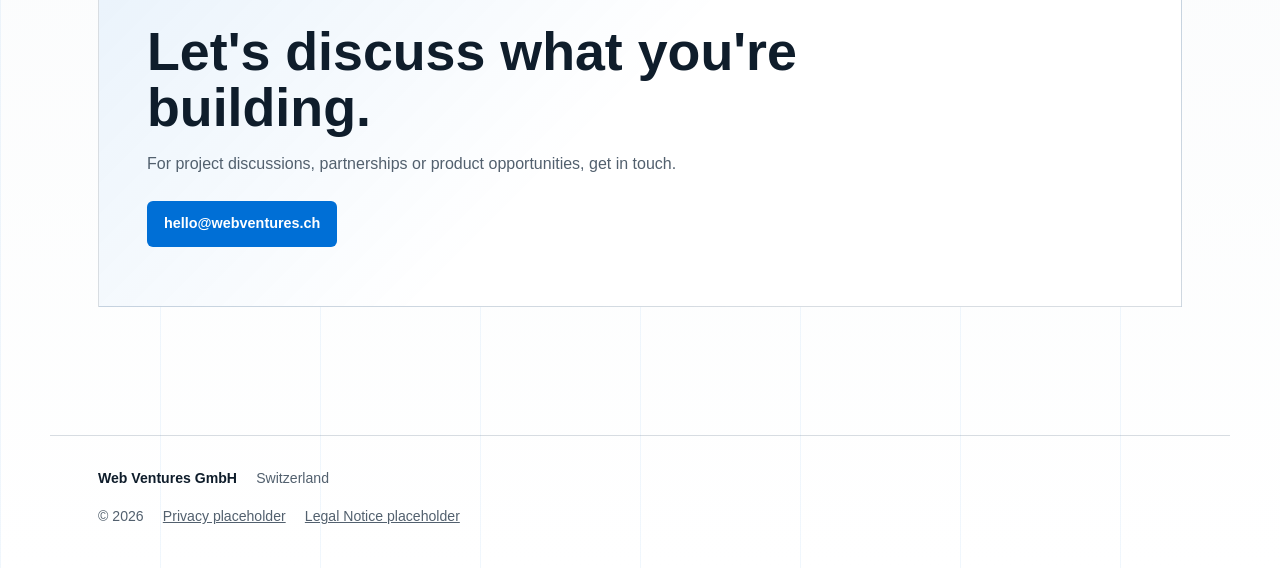
<file: version-02.html>
<!doctype html>
<html lang="en">
  <head>
    <meta charset="utf-8">
    <meta name="viewport" content="width=device-width, initial-scale=1">
    <title>Web Ventures GmbH | Visual option 02</title>
    <meta name="description" content="Web Ventures GmbH is a Swiss company developing durable web platforms and mobile applications with a long-term product perspective.">
    <meta property="og:title" content="Web Ventures GmbH | Web platforms and mobile applications, built to last">
    <meta property="og:description" content="A Swiss digital venture builder and product studio focused on thoughtful platforms and mobile applications since 2012.">
    <meta property="og:type" content="website">
    <meta property="og:url" content="https://www.webventures.ch/">
    <link rel="canonical" href="https://www.webventures.ch/">
    <link rel="icon" href="data:image/svg+xml,%3Csvg xmlns='http://www.w3.org/2000/svg' viewBox='0 0 64 64'%3E%3Crect width='64' height='64' fill='%230b0d10'/%3E%3Cpath d='M16 20h6l5 18 5-18h5l5 18 5-18h5l-8 24h-5l-5-17-5 17h-5L16 20Z' fill='%23f4f1ea'/%3E%3C/svg%3E">
    <script type="application/ld+json">
      {
        "@context": "https://schema.org",
        "@type": "Organization",
        "name": "Web Ventures GmbH",
        "url": "https://www.webventures.ch/",
        "foundingDate": "2012",
        "location": {
          "@type": "Country",
          "name": "Switzerland"
        }
      }
    </script>
    <link rel="stylesheet" href="versions.css">
    <script src="script.js" defer></script>
  </head>
  <body class="variant-two">
    <a class="skip-link" href="#main">Skip to content</a>

    <header class="site-header" data-site-header>
      <nav class="nav" aria-label="Primary navigation">
        <a class="wordmark" href="#" aria-label="Web Ventures GmbH home">
          <span class="wordmark-mark" aria-hidden="true">WV</span>
          <span>Web Ventures GmbH</span>
        </a>

        <button class="nav-toggle" type="button" aria-expanded="false" aria-controls="primary-menu" data-nav-toggle>
          <span class="sr-only">Open navigation menu</span>
          <span aria-hidden="true"></span>
          <span aria-hidden="true"></span>
        </button>

        <div class="nav-links" id="primary-menu" data-nav-menu>
          <a href="#about">About</a>
          <a href="#capabilities">Capabilities</a>
          <a href="#approach">Approach</a>
          <a href="#contact">Contact</a>
        </div>
      </nav>
    </header>

    <main id="main">
      <section class="hero section" aria-labelledby="hero-title">
        <div class="hero-content reveal">
          <p class="eyebrow">Swiss digital venture builder / Founded 2012</p>
          <h1 id="hero-title">Web platforms and mobile applications, built to last.</h1>
          <p class="hero-copy">Web Ventures GmbH develops digital products, platforms and mobile applications with a long-term perspective. Founded in Switzerland in 2012.</p>
          <div class="hero-actions" aria-label="Primary actions">
            <a class="button button-primary" href="#contact">Start a conversation</a>
            <a class="button button-secondary" href="#capabilities">Explore capabilities</a>
          </div>
        </div>

        <div class="system-visual reveal" aria-hidden="true">
          <svg viewBox="0 0 520 520" role="img" focusable="false">
            <defs>
              <linearGradient id="signal" x1="120" y1="80" x2="410" y2="430" gradientUnits="userSpaceOnUse">
                <stop offset="0" stop-color="#4f8cff" stop-opacity="0.95"></stop>
                <stop offset="1" stop-color="#7ee0b7" stop-opacity="0.45"></stop>
              </linearGradient>
            </defs>
            <path class="grid-line" d="M86 142h290v236H144V84h236v354"></path>
            <path class="grid-line muted" d="M144 260h260M260 84v354M86 378h346"></path>
            <path class="signal-line" d="M116 378 202 260 260 310 376 142 432 204"></path>
            <circle class="node large" cx="116" cy="378" r="10"></circle>
            <circle class="node" cx="202" cy="260" r="7"></circle>
            <circle class="node" cx="260" cy="310" r="7"></circle>
            <circle class="node large" cx="376" cy="142" r="10"></circle>
            <circle class="node" cx="432" cy="204" r="7"></circle>
            <circle class="node subtle" cx="144" cy="84" r="5"></circle>
            <circle class="node subtle" cx="432" cy="378" r="5"></circle>
          </svg>
        </div>
      </section>

      <section class="section split" id="about" aria-labelledby="about-title">
        <div class="section-kicker reveal">About</div>
        <div class="section-body reveal">
          <h2 id="about-title">Independent digital product development since 2012.</h2>
          <p>Web Ventures GmbH is a Swiss company focused on creating thoughtful web platforms and mobile applications. We combine product thinking, technical execution and long-term ownership to turn promising digital ideas into durable products.</p>
          <dl class="facts" aria-label="Company facts">
            <div>
              <dt>Founded</dt>
              <dd>2012</dd>
            </div>
            <div>
              <dt>Location</dt>
              <dd>Swiss company</dd>
            </div>
            <div>
              <dt>Focus</dt>
              <dd>Platforms &amp; apps</dd>
            </div>
            <div>
              <dt>Perspective</dt>
              <dd>Long-term product focus</dd>
            </div>
          </dl>
        </div>
      </section>

      <section class="section" id="capabilities" aria-labelledby="capabilities-title">
        <div class="section-heading reveal">
          <p class="section-kicker">Capabilities</p>
          <h2 id="capabilities-title">From idea to working product.</h2>
        </div>
        <div class="capability-grid">
          <article class="capability reveal">
            <span class="capability-index">01</span>
            <h3>Product strategy</h3>
            <p>Clarifying the opportunity, audience and direction before unnecessary complexity is built.</p>
          </article>
          <article class="capability reveal">
            <span class="capability-index">02</span>
            <h3>Platform development</h3>
            <p>Robust web platforms designed around real workflows, not temporary trends.</p>
          </article>
          <article class="capability reveal">
            <span class="capability-index">03</span>
            <h3>Mobile application development</h3>
            <p>Useful, focused mobile applications for practical product contexts.</p>
          </article>
          <article class="capability reveal">
            <span class="capability-index">04</span>
            <h3>Product evolution</h3>
            <p>Continuous improvement, technical stewardship and thoughtful iteration over time.</p>
          </article>
        </div>
      </section>

      <section class="section split" id="approach" aria-labelledby="approach-title">
        <div class="section-kicker reveal">Approach</div>
        <div class="section-body reveal">
          <h2 id="approach-title">A practical approach to digital ventures.</h2>
          <ol class="steps">
            <li>
              <span>01</span>
              <div>
                <h3>Define what matters</h3>
                <p>Focus the product around a clear problem, audience and value proposition.</p>
              </div>
            </li>
            <li>
              <span>02</span>
              <div>
                <h3>Build with intent</h3>
                <p>Create a lean, reliable foundation that is ready to evolve.</p>
              </div>
            </li>
            <li>
              <span>03</span>
              <div>
                <h3>Improve over time</h3>
                <p>Use real-world feedback to refine the product and strengthen what works.</p>
              </div>
            </li>
          </ol>
        </div>
      </section>

      <section class="section contact-section" id="contact" aria-labelledby="contact-title">
        <div class="contact-panel reveal">
          <p class="section-kicker">Contact</p>
          <h2 id="contact-title">Let's discuss what you're building.</h2>
          <p>For project discussions, partnerships or product opportunities, get in touch.</p>
          <!-- Replace hello@webventures.ch with the real launch email address before publishing. -->
          <a class="button button-primary contact-button" href="mailto:hello@webventures.ch">hello@webventures.ch</a>
        </div>
      </section>
    </main>

    <footer class="site-footer">
      <div>
        <strong>Web Ventures GmbH</strong>
        <span>Switzerland</span>
      </div>
      <div class="footer-meta">
        <span>&copy; <span data-current-year>2026</span></span>
        <a href="#" aria-label="Privacy placeholder link">Privacy placeholder</a>
        <a href="#" aria-label="Legal Notice placeholder link">Legal Notice placeholder</a>
      </div>
    </footer>
  </body>
</html>
</file>
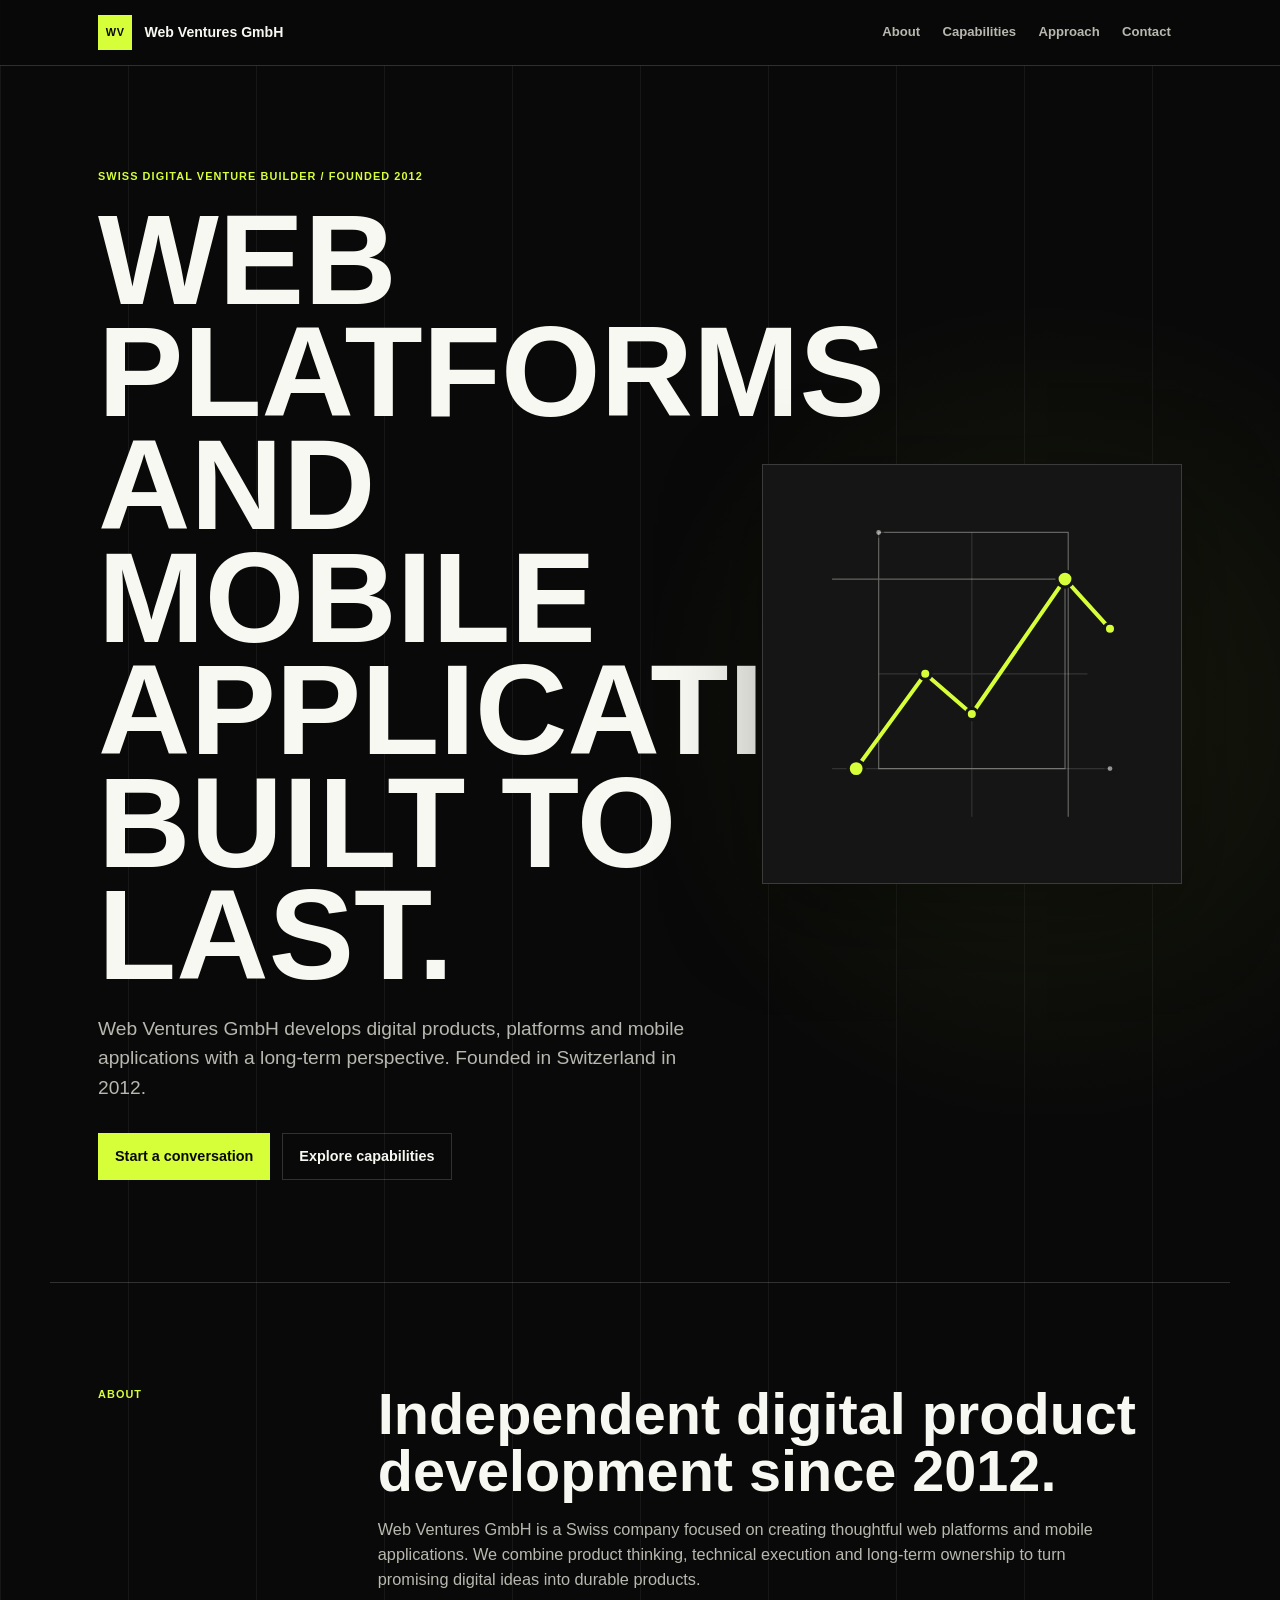
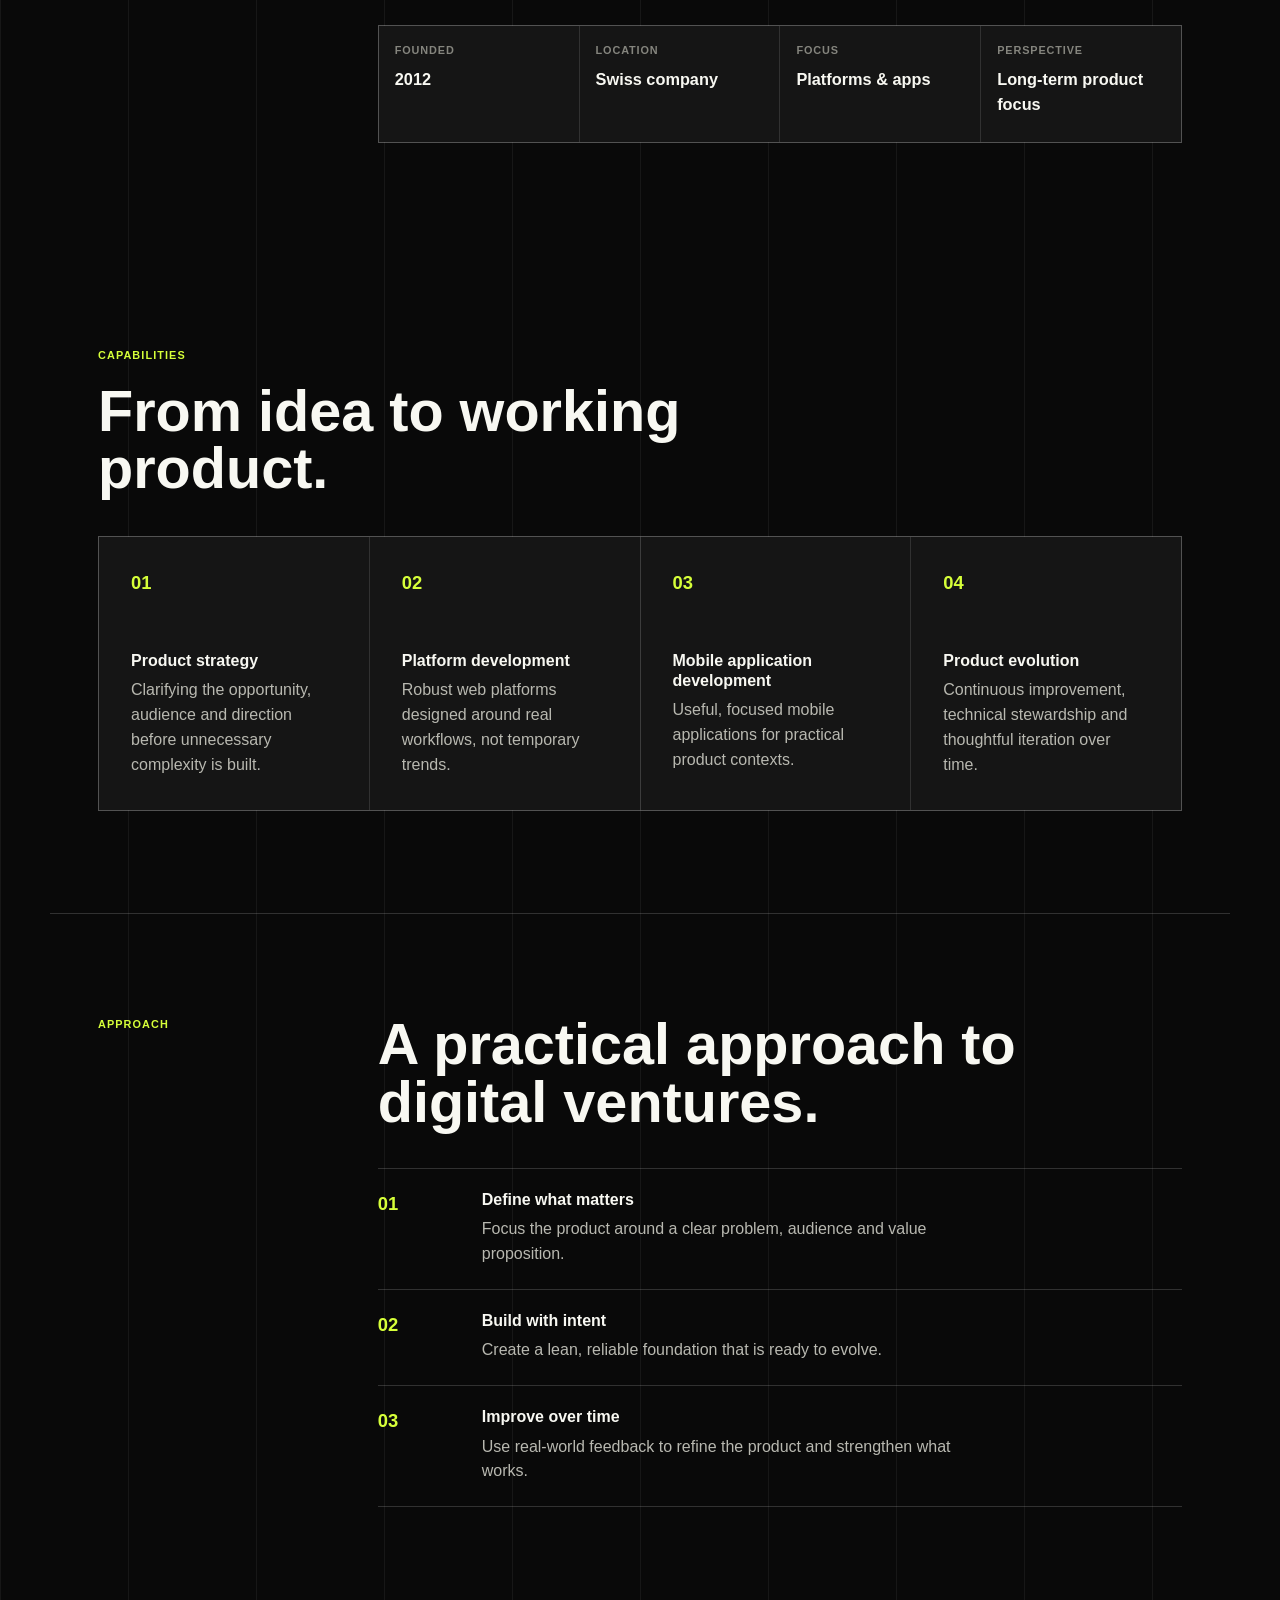
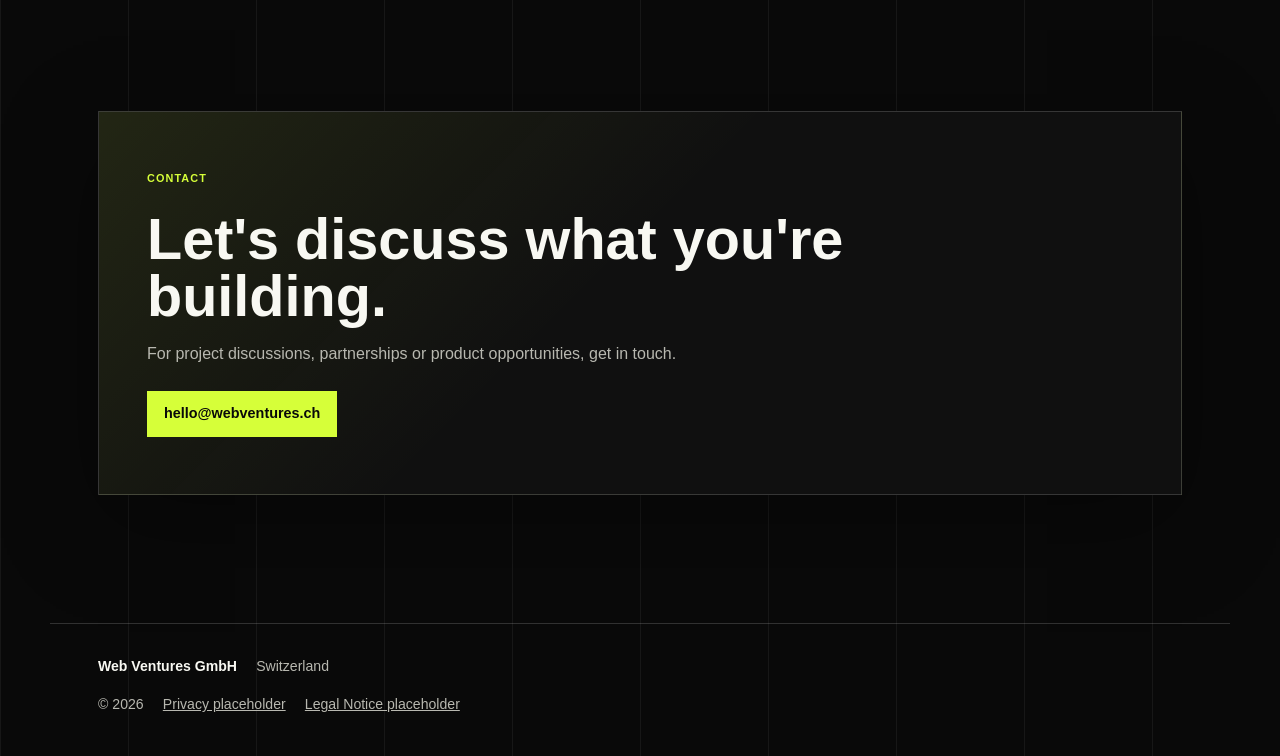
<file: version-03.html>
<!doctype html>
<html lang="en">
  <head>
    <meta charset="utf-8">
    <meta name="viewport" content="width=device-width, initial-scale=1">
    <title>Web Ventures GmbH | Visual option 03</title>
    <meta name="description" content="Web Ventures GmbH is a Swiss company developing durable web platforms and mobile applications with a long-term product perspective.">
    <meta property="og:title" content="Web Ventures GmbH | Web platforms and mobile applications, built to last">
    <meta property="og:description" content="A Swiss digital venture builder and product studio focused on thoughtful platforms and mobile applications since 2012.">
    <meta property="og:type" content="website">
    <meta property="og:url" content="https://www.webventures.ch/">
    <link rel="canonical" href="https://www.webventures.ch/">
    <link rel="icon" href="data:image/svg+xml,%3Csvg xmlns='http://www.w3.org/2000/svg' viewBox='0 0 64 64'%3E%3Crect width='64' height='64' fill='%230b0d10'/%3E%3Cpath d='M16 20h6l5 18 5-18h5l5 18 5-18h5l-8 24h-5l-5-17-5 17h-5L16 20Z' fill='%23f4f1ea'/%3E%3C/svg%3E">
    <script type="application/ld+json">
      {
        "@context": "https://schema.org",
        "@type": "Organization",
        "name": "Web Ventures GmbH",
        "url": "https://www.webventures.ch/",
        "foundingDate": "2012",
        "location": {
          "@type": "Country",
          "name": "Switzerland"
        }
      }
    </script>
    <link rel="stylesheet" href="versions.css">
    <script src="script.js" defer></script>
  </head>
  <body class="variant-three">
    <a class="skip-link" href="#main">Skip to content</a>

    <header class="site-header" data-site-header>
      <nav class="nav" aria-label="Primary navigation">
        <a class="wordmark" href="#" aria-label="Web Ventures GmbH home">
          <span class="wordmark-mark" aria-hidden="true">WV</span>
          <span>Web Ventures GmbH</span>
        </a>

        <button class="nav-toggle" type="button" aria-expanded="false" aria-controls="primary-menu" data-nav-toggle>
          <span class="sr-only">Open navigation menu</span>
          <span aria-hidden="true"></span>
          <span aria-hidden="true"></span>
        </button>

        <div class="nav-links" id="primary-menu" data-nav-menu>
          <a href="#about">About</a>
          <a href="#capabilities">Capabilities</a>
          <a href="#approach">Approach</a>
          <a href="#contact">Contact</a>
        </div>
      </nav>
    </header>

    <main id="main">
      <section class="hero section" aria-labelledby="hero-title">
        <div class="hero-content reveal">
          <p class="eyebrow">Swiss digital venture builder / Founded 2012</p>
          <h1 id="hero-title">Web platforms and mobile applications, built to last.</h1>
          <p class="hero-copy">Web Ventures GmbH develops digital products, platforms and mobile applications with a long-term perspective. Founded in Switzerland in 2012.</p>
          <div class="hero-actions" aria-label="Primary actions">
            <a class="button button-primary" href="#contact">Start a conversation</a>
            <a class="button button-secondary" href="#capabilities">Explore capabilities</a>
          </div>
        </div>

        <div class="system-visual reveal" aria-hidden="true">
          <svg viewBox="0 0 520 520" role="img" focusable="false">
            <defs>
              <linearGradient id="signal" x1="120" y1="80" x2="410" y2="430" gradientUnits="userSpaceOnUse">
                <stop offset="0" stop-color="#4f8cff" stop-opacity="0.95"></stop>
                <stop offset="1" stop-color="#7ee0b7" stop-opacity="0.45"></stop>
              </linearGradient>
            </defs>
            <path class="grid-line" d="M86 142h290v236H144V84h236v354"></path>
            <path class="grid-line muted" d="M144 260h260M260 84v354M86 378h346"></path>
            <path class="signal-line" d="M116 378 202 260 260 310 376 142 432 204"></path>
            <circle class="node large" cx="116" cy="378" r="10"></circle>
            <circle class="node" cx="202" cy="260" r="7"></circle>
            <circle class="node" cx="260" cy="310" r="7"></circle>
            <circle class="node large" cx="376" cy="142" r="10"></circle>
            <circle class="node" cx="432" cy="204" r="7"></circle>
            <circle class="node subtle" cx="144" cy="84" r="5"></circle>
            <circle class="node subtle" cx="432" cy="378" r="5"></circle>
          </svg>
        </div>
      </section>

      <section class="section split" id="about" aria-labelledby="about-title">
        <div class="section-kicker reveal">About</div>
        <div class="section-body reveal">
          <h2 id="about-title">Independent digital product development since 2012.</h2>
          <p>Web Ventures GmbH is a Swiss company focused on creating thoughtful web platforms and mobile applications. We combine product thinking, technical execution and long-term ownership to turn promising digital ideas into durable products.</p>
          <dl class="facts" aria-label="Company facts">
            <div>
              <dt>Founded</dt>
              <dd>2012</dd>
            </div>
            <div>
              <dt>Location</dt>
              <dd>Swiss company</dd>
            </div>
            <div>
              <dt>Focus</dt>
              <dd>Platforms &amp; apps</dd>
            </div>
            <div>
              <dt>Perspective</dt>
              <dd>Long-term product focus</dd>
            </div>
          </dl>
        </div>
      </section>

      <section class="section" id="capabilities" aria-labelledby="capabilities-title">
        <div class="section-heading reveal">
          <p class="section-kicker">Capabilities</p>
          <h2 id="capabilities-title">From idea to working product.</h2>
        </div>
        <div class="capability-grid">
          <article class="capability reveal">
            <span class="capability-index">01</span>
            <h3>Product strategy</h3>
            <p>Clarifying the opportunity, audience and direction before unnecessary complexity is built.</p>
          </article>
          <article class="capability reveal">
            <span class="capability-index">02</span>
            <h3>Platform development</h3>
            <p>Robust web platforms designed around real workflows, not temporary trends.</p>
          </article>
          <article class="capability reveal">
            <span class="capability-index">03</span>
            <h3>Mobile application development</h3>
            <p>Useful, focused mobile applications for practical product contexts.</p>
          </article>
          <article class="capability reveal">
            <span class="capability-index">04</span>
            <h3>Product evolution</h3>
            <p>Continuous improvement, technical stewardship and thoughtful iteration over time.</p>
          </article>
        </div>
      </section>

      <section class="section split" id="approach" aria-labelledby="approach-title">
        <div class="section-kicker reveal">Approach</div>
        <div class="section-body reveal">
          <h2 id="approach-title">A practical approach to digital ventures.</h2>
          <ol class="steps">
            <li>
              <span>01</span>
              <div>
                <h3>Define what matters</h3>
                <p>Focus the product around a clear problem, audience and value proposition.</p>
              </div>
            </li>
            <li>
              <span>02</span>
              <div>
                <h3>Build with intent</h3>
                <p>Create a lean, reliable foundation that is ready to evolve.</p>
              </div>
            </li>
            <li>
              <span>03</span>
              <div>
                <h3>Improve over time</h3>
                <p>Use real-world feedback to refine the product and strengthen what works.</p>
              </div>
            </li>
          </ol>
        </div>
      </section>

      <section class="section contact-section" id="contact" aria-labelledby="contact-title">
        <div class="contact-panel reveal">
          <p class="section-kicker">Contact</p>
          <h2 id="contact-title">Let's discuss what you're building.</h2>
          <p>For project discussions, partnerships or product opportunities, get in touch.</p>
          <!-- Replace hello@webventures.ch with the real launch email address before publishing. -->
          <a class="button button-primary contact-button" href="mailto:hello@webventures.ch">hello@webventures.ch</a>
        </div>
      </section>
    </main>

    <footer class="site-footer">
      <div>
        <strong>Web Ventures GmbH</strong>
        <span>Switzerland</span>
      </div>
      <div class="footer-meta">
        <span>&copy; <span data-current-year>2026</span></span>
        <a href="#" aria-label="Privacy placeholder link">Privacy placeholder</a>
        <a href="#" aria-label="Legal Notice placeholder link">Legal Notice placeholder</a>
      </div>
    </footer>
  </body>
</html>
</file>
<file: versions.css>
:root {
  color-scheme: light;
  --max: 1180px;
  --pad: clamp(1.15rem, 4vw, 3rem);
  --radius: 4px;
  --font: Arial, "Helvetica Neue", Helvetica, sans-serif;
  --display: Arial, "Helvetica Neue", Helvetica, sans-serif;
  --bg: #f7f7f4;
  --bg-soft: #ffffff;
  --panel: #ffffff;
  --panel-line: rgba(17, 17, 17, 0.16);
  --text: #111111;
  --muted: #565656;
  --quiet: #7a7a7a;
  --accent: #e11919;
  --accent-contrast: #ffffff;
  --accent-soft: rgba(225, 25, 25, 0.08);
  --shadow: none;
  --header-bg: rgba(247, 247, 244, 0.9);
  --menu-bg: rgba(247, 247, 244, 0.98);
  --grid-strong: rgba(17, 17, 17, 0.34);
  --grid-muted: rgba(17, 17, 17, 0.13);
  --hero-scale: clamp(3.25rem, 13vw, 8.6rem);
  --h2-scale: clamp(2rem, 4.8vw, 4.2rem);
  --body-size: 1rem;
}

.variant-one {
  --bg: #f7f7f4;
  --bg-soft: #ffffff;
  --panel: #ffffff;
  --panel-line: rgba(17, 17, 17, 0.15);
  --text: #111111;
  --muted: #555555;
  --quiet: #777777;
  --accent: #e11919;
  --accent-contrast: #ffffff;
  --accent-soft: rgba(225, 25, 25, 0.08);
  --header-bg: rgba(247, 247, 244, 0.9);
  --menu-bg: rgba(247, 247, 244, 0.98);
  --grid-strong: rgba(17, 17, 17, 0.34);
  --grid-muted: rgba(17, 17, 17, 0.13);
  --hero-scale: clamp(3.2rem, 13vw, 8.4rem);
  --h2-scale: clamp(2rem, 5vw, 4.2rem);
}

.variant-two {
  --bg: #f3f6f8;
  --bg-soft: #ffffff;
  --panel: #ffffff;
  --panel-line: rgba(18, 44, 74, 0.16);
  --text: #0f1d2b;
  --muted: #52606e;
  --quiet: #7a8793;
  --accent: #006fd6;
  --accent-contrast: #ffffff;
  --accent-soft: rgba(0, 111, 214, 0.09);
  --font: "Segoe UI", Arial, "Helvetica Neue", Helvetica, sans-serif;
  --display: "Segoe UI", Arial, "Helvetica Neue", Helvetica, sans-serif;
  --radius: 6px;
  --header-bg: rgba(243, 246, 248, 0.9);
  --menu-bg: rgba(243, 246, 248, 0.98);
  --grid-strong: rgba(15, 29, 43, 0.34);
  --grid-muted: rgba(15, 29, 43, 0.13);
  --hero-scale: clamp(3rem, 11vw, 7.2rem);
  --h2-scale: clamp(1.9rem, 4.2vw, 3.5rem);
}

.variant-three {
  color-scheme: dark;
  --bg: #090909;
  --bg-soft: #101010;
  --panel: #151515;
  --panel-line: rgba(255, 255, 255, 0.16);
  --text: #f8f8f2;
  --muted: #b8b8b0;
  --quiet: #85857e;
  --accent: #d6ff39;
  --accent-contrast: #090909;
  --accent-soft: rgba(214, 255, 57, 0.09);
  --shadow: 0 28px 90px rgba(0, 0, 0, 0.34);
  --font: "Helvetica Neue", Arial, Helvetica, sans-serif;
  --display: "Helvetica Neue", Arial, Helvetica, sans-serif;
  --radius: 0;
  --header-bg: rgba(9, 9, 9, 0.88);
  --menu-bg: rgba(9, 9, 9, 0.98);
  --grid-strong: rgba(248, 248, 242, 0.34);
  --grid-muted: rgba(248, 248, 242, 0.13);
  --hero-scale: clamp(3.15rem, 12.5vw, 8rem);
  --h2-scale: clamp(2rem, 4.5vw, 3.8rem);
}

* {
  box-sizing: border-box;
}

html {
  scroll-behavior: smooth;
}

body {
  margin: 0;
  background: var(--bg);
  color: var(--text);
  font-family: var(--font);
  font-size: var(--body-size);
  line-height: 1.55;
  text-rendering: optimizeLegibility;
  -webkit-font-smoothing: antialiased;
}

body.nav-open {
  overflow: hidden;
}

.variant-one {
  background:
    linear-gradient(90deg, rgba(17, 17, 17, 0.045) 1px, transparent 1px) 0 0 / 8.333vw 100%,
    var(--bg);
}

.variant-two {
  background:
    linear-gradient(90deg, rgba(0, 111, 214, 0.06) 1px, transparent 1px) 0 0 / 12.5vw 100%,
    linear-gradient(180deg, #f8fafb 0%, var(--bg) 52%, #ffffff 100%);
}

.variant-three {
  background:
    linear-gradient(90deg, rgba(255, 255, 255, 0.055) 1px, transparent 1px) 0 0 / 10vw 100%,
    radial-gradient(circle at 82% 18%, rgba(214, 255, 57, 0.08), transparent 26rem),
    var(--bg);
}

a {
  color: inherit;
}

button,
a {
  -webkit-tap-highlight-color: transparent;
}

:focus-visible {
  outline: 2px solid var(--accent);
  outline-offset: 4px;
}

.skip-link {
  position: fixed;
  left: 1rem;
  top: 1rem;
  z-index: 100;
  transform: translateY(-140%);
  background: var(--text);
  color: var(--bg);
  padding: 0.7rem 0.9rem;
  border-radius: 999px;
  font-weight: 700;
  transition: transform 180ms ease;
}

.skip-link:focus {
  transform: translateY(0);
}

.sr-only {
  position: absolute;
  width: 1px;
  height: 1px;
  padding: 0;
  margin: -1px;
  overflow: hidden;
  clip: rect(0, 0, 0, 0);
  white-space: nowrap;
  border: 0;
}

.site-header {
  position: sticky;
  top: 0;
  z-index: 50;
  background: var(--header-bg);
  border-bottom: 1px solid var(--panel-line);
  backdrop-filter: blur(18px);
}

.nav {
  width: min(100%, var(--max));
  margin: 0 auto;
  padding: 0.82rem var(--pad);
  display: flex;
  align-items: center;
  justify-content: space-between;
  gap: 1rem;
}

.wordmark {
  display: inline-flex;
  align-items: center;
  gap: 0.75rem;
  text-decoration: none;
  font-size: 0.88rem;
  font-weight: 760;
  letter-spacing: 0;
}

.wordmark-mark {
  display: grid;
  place-items: center;
  width: 2.15rem;
  height: 2.15rem;
  border: 1px solid var(--text);
  background: var(--text);
  color: var(--bg);
  font-size: 0.68rem;
  font-weight: 800;
  letter-spacing: 0.07em;
}

.variant-two .wordmark-mark {
  border-color: var(--accent);
  background: var(--accent);
  color: var(--accent-contrast);
}

.variant-three .wordmark-mark {
  border-color: var(--accent);
  background: var(--accent);
  color: var(--accent-contrast);
}

.nav-links {
  display: none;
  align-items: center;
  gap: 0;
}

.nav-links a {
  color: var(--muted);
  text-decoration: none;
  font-size: 0.82rem;
  font-weight: 700;
  padding: 0.58rem 0.7rem;
  transition: color 160ms ease, background 160ms ease;
}

.nav-links a:hover,
.nav-links a:focus-visible {
  color: var(--text);
  background: var(--accent-soft);
}

.nav-toggle {
  display: inline-grid;
  place-items: center;
  gap: 0.34rem;
  width: 2.45rem;
  height: 2.45rem;
  border: 1px solid var(--panel-line);
  border-radius: var(--radius);
  background: transparent;
  color: var(--text);
  cursor: pointer;
}

.nav-toggle span:not(.sr-only) {
  width: 1.05rem;
  height: 1px;
  background: currentColor;
  transition: transform 180ms ease;
}

.nav-toggle[aria-expanded="true"] span:nth-child(2) {
  transform: translateY(3px) rotate(45deg);
}

.nav-toggle[aria-expanded="true"] span:nth-child(3) {
  transform: translateY(-3px) rotate(-45deg);
}

.section {
  width: min(100%, var(--max));
  margin: 0 auto;
  padding: clamp(4.25rem, 8vw, 7.5rem) var(--pad);
}

.hero {
  min-height: calc(100svh - 4rem);
  display: grid;
  align-items: center;
  gap: clamp(2.25rem, 6vw, 5rem);
  padding-top: clamp(4rem, 8vw, 6.8rem);
}

.hero-content {
  max-width: 850px;
}

.eyebrow,
.section-kicker {
  margin: 0 0 1.15rem;
  color: var(--accent);
  font-size: 0.68rem;
  font-weight: 820;
  letter-spacing: 0.1em;
  text-transform: uppercase;
}

.variant-two .eyebrow,
.variant-two .section-kicker {
  letter-spacing: 0.04em;
  text-transform: none;
}

h1,
h2,
h3,
p {
  margin-top: 0;
}

h1,
h2,
h3 {
  font-family: var(--display);
  color: var(--text);
}

h1 {
  max-width: 12ch;
  margin-bottom: 1.35rem;
  font-size: var(--hero-scale);
  line-height: 0.9;
  font-weight: 780;
  letter-spacing: 0;
}

.variant-two h1 {
  max-width: 13ch;
  line-height: 0.96;
  font-weight: 650;
}

.variant-three h1 {
  max-width: 11ch;
  line-height: 0.88;
  font-weight: 860;
  text-transform: uppercase;
}

h2 {
  max-width: 790px;
  margin-bottom: 1rem;
  font-size: var(--h2-scale);
  line-height: 1;
  font-weight: 740;
  letter-spacing: 0;
}

.variant-two h2 {
  font-weight: 620;
  line-height: 1.04;
}

h3 {
  margin-bottom: 0.45rem;
  font-size: 1rem;
  line-height: 1.25;
  font-weight: 780;
}

p {
  color: var(--muted);
}

.hero-copy {
  max-width: 630px;
  margin-bottom: 1.9rem;
  font-size: clamp(1rem, 1.7vw, 1.2rem);
}

.variant-two .hero-copy {
  max-width: 690px;
  font-size: clamp(1.06rem, 1.8vw, 1.3rem);
}

.hero-actions {
  display: flex;
  flex-wrap: wrap;
  gap: 0.75rem;
}

.button {
  display: inline-flex;
  min-height: 2.9rem;
  align-items: center;
  justify-content: center;
  border: 1px solid transparent;
  border-radius: var(--radius);
  padding: 0.78rem 1rem;
  font-size: 0.9rem;
  font-weight: 800;
  line-height: 1.2;
  text-decoration: none;
  transition: transform 160ms ease, border-color 160ms ease, background 160ms ease;
}

.button:hover {
  transform: translateY(-1px);
}

.button-primary {
  background: var(--accent);
  color: var(--accent-contrast);
}

.button-secondary {
  border-color: var(--panel-line);
  background: var(--panel);
  color: var(--text);
}

.variant-three .button-secondary {
  background: transparent;
}

.system-visual {
  width: min(100%, 520px);
  margin-inline: auto;
  border: 1px solid var(--panel-line);
  box-shadow: var(--shadow);
  background: var(--panel);
}

.variant-one .system-visual,
.variant-two .system-visual {
  background:
    linear-gradient(90deg, rgba(17, 17, 17, 0.045) 1px, transparent 1px) 0 0 / 25% 100%,
    var(--panel);
}

.variant-two .system-visual {
  background:
    linear-gradient(90deg, rgba(0, 111, 214, 0.08) 1px, transparent 1px) 0 0 / 25% 100%,
    var(--panel);
}

.system-visual svg {
  display: block;
  width: 100%;
  height: auto;
}

.grid-line {
  fill: none;
  stroke: var(--grid-strong);
  stroke-width: 1.5;
}

.grid-line.muted {
  stroke: var(--grid-muted);
}

.signal-line {
  fill: none;
  stroke: var(--accent);
  stroke-linecap: round;
  stroke-linejoin: round;
  stroke-width: 5;
}

.node {
  fill: var(--accent);
  stroke: var(--panel);
  stroke-width: 4;
}

.node.large {
  fill: var(--text);
}

.variant-three .node.large {
  fill: var(--accent);
}

.node.subtle {
  fill: var(--text);
  opacity: 0.55;
}

.split {
  display: grid;
  gap: 1.4rem;
  border-top: 1px solid var(--panel-line);
}

.section-body > p {
  max-width: 760px;
  font-size: 1.02rem;
}

.facts {
  display: grid;
  grid-template-columns: repeat(2, minmax(0, 1fr));
  gap: 1px;
  margin: 2rem 0 0;
  border: 1px solid var(--panel-line);
  background: var(--panel-line);
}

.facts div {
  min-height: 7.25rem;
  padding: 1rem;
  background: var(--panel);
}

.facts dt {
  margin-bottom: 0.55rem;
  color: var(--quiet);
  font-size: 0.68rem;
  font-weight: 820;
  letter-spacing: 0.08em;
  text-transform: uppercase;
}

.variant-two .facts dt {
  letter-spacing: 0.02em;
  text-transform: none;
}

.facts dd {
  margin: 0;
  color: var(--text);
  font-size: 1.02rem;
  font-weight: 760;
}

.section-heading {
  max-width: 790px;
  margin-bottom: 2.4rem;
}

.capability-grid {
  display: grid;
  gap: 1px;
  border: 1px solid var(--panel-line);
  background: var(--panel-line);
}

.capability {
  min-height: 15.5rem;
  padding: clamp(1.2rem, 3vw, 2rem);
  background: var(--panel);
}

.variant-two .capability {
  min-height: 14.5rem;
}

.capability-index,
.steps span {
  display: inline-block;
  margin-bottom: 3.35rem;
  color: var(--accent);
  font-size: 1rem;
  font-weight: 850;
}

.variant-two .capability-index,
.variant-two .steps span {
  font-size: 0.88rem;
}

.variant-three .capability-index,
.variant-three .steps span {
  font-size: 1.15rem;
}

.capability p,
.steps p {
  max-width: 30rem;
  margin-bottom: 0;
}

.steps {
  display: grid;
  gap: 0;
  margin: 2.25rem 0 0;
  padding: 0;
  list-style: none;
  border-top: 1px solid var(--panel-line);
}

.steps li {
  display: grid;
  gap: 1rem;
  padding: 1.35rem 0;
  border-bottom: 1px solid var(--panel-line);
}

.steps span {
  margin-bottom: 0;
}

.contact-section {
  padding-bottom: clamp(5rem, 10vw, 8rem);
}

.contact-panel {
  display: grid;
  gap: 1rem;
  padding: clamp(1.25rem, 5vw, 3rem);
  border: 1px solid var(--panel-line);
  background:
    linear-gradient(135deg, var(--accent-soft), transparent 48%),
    var(--panel);
  box-shadow: var(--shadow);
}

.variant-one .contact-panel {
  border-left: 0.45rem solid var(--accent);
}

.variant-three .contact-panel {
  background:
    linear-gradient(135deg, var(--accent-soft), transparent 46%),
    #101010;
}

.contact-panel h2 {
  margin-bottom: 0;
}

.contact-panel p {
  max-width: 560px;
  margin-bottom: 0.5rem;
}

.contact-button {
  width: fit-content;
}

.site-footer {
  width: min(100%, var(--max));
  margin: 0 auto;
  padding: 2rem var(--pad) 2.5rem;
  display: grid;
  gap: 1rem;
  border-top: 1px solid var(--panel-line);
  color: var(--muted);
  font-size: 0.88rem;
}

.site-footer div {
  display: flex;
  flex-wrap: wrap;
  gap: 0.75rem 1.2rem;
}

.site-footer strong {
  color: var(--text);
}

.footer-meta a {
  color: var(--muted);
}

.footer-meta a:hover {
  color: var(--text);
}

.footer-note {
  max-width: 620px;
  margin-bottom: 0;
  font-size: 0.84rem;
}

.legal-page .site-header {
  position: static;
}

.legal-page .nav-links a {
  color: var(--muted);
}

.legal-hero {
  padding-bottom: clamp(2.5rem, 6vw, 4.5rem);
  border-bottom: 1px solid var(--panel-line);
}

.legal-hero h1 {
  max-width: 10ch;
  margin-bottom: 1rem;
  font-size: clamp(3rem, 10vw, 6.6rem);
  line-height: 0.92;
}

.legal-hero .hero-copy {
  max-width: 700px;
  margin-bottom: 0;
}

.legal-content {
  display: grid;
  gap: 2.2rem;
  max-width: 820px;
}

.legal-content section {
  padding-top: 1.8rem;
  border-top: 1px solid var(--panel-line);
}

.legal-content h2 {
  margin-bottom: 0.85rem;
  font-size: clamp(1.35rem, 2.4vw, 2rem);
  line-height: 1.1;
}

.legal-content h3 {
  margin: 1.25rem 0 0.45rem;
}

.legal-content ul {
  margin: 0.25rem 0 0;
  padding-left: 1.2rem;
  color: var(--muted);
}

.legal-content li + li {
  margin-top: 0.35rem;
}

.legal-content address {
  color: var(--muted);
  font-style: normal;
}

.legal-meta {
  color: var(--quiet);
  font-size: 0.86rem;
}

.legal-callout {
  padding: 1rem;
  border: 1px solid var(--panel-line);
  background: var(--accent-soft);
  color: var(--muted);
}

.reveal {
  opacity: 1;
  transform: none;
}

.js .reveal {
  opacity: 0;
  transform: translateY(18px);
  transition: opacity 620ms ease, transform 620ms ease;
}

.reveal.is-visible {
  opacity: 1;
  transform: translateY(0);
}

@media (max-width: 739px) {
  .nav-links {
    position: fixed;
    inset: 4.1rem 0 auto 0;
    display: grid;
    gap: 0;
    padding: 0.75rem var(--pad) 1rem;
    border-bottom: 1px solid var(--panel-line);
    background: var(--menu-bg);
    transform: translateY(-120%);
    visibility: hidden;
    transition: transform 180ms ease, visibility 180ms ease;
  }

  .nav-links.is-open {
    transform: translateY(0);
    visibility: visible;
  }

  .nav-links a {
    padding: 0.95rem 0;
    font-size: 1rem;
  }

  .button {
    width: 100%;
  }
}

@media (min-width: 740px) {
  .nav-toggle {
    display: none;
  }

  .nav-links {
    display: flex;
  }

  .hero {
    grid-template-columns: minmax(0, 1.05fr) minmax(300px, 0.75fr);
  }

  .variant-two .hero {
    grid-template-columns: minmax(0, 1.12fr) minmax(280px, 0.68fr);
  }

  .split {
    grid-template-columns: minmax(130px, 0.32fr) minmax(0, 1fr);
  }

  .variant-two .split {
    grid-template-columns: minmax(170px, 0.36fr) minmax(0, 1fr);
  }

  .facts {
    grid-template-columns: repeat(4, minmax(0, 1fr));
  }

  .capability-grid {
    grid-template-columns: repeat(2, minmax(0, 1fr));
  }

  .steps li {
    grid-template-columns: 5.5rem minmax(0, 1fr);
  }

  .contact-panel {
    min-height: 24rem;
    align-content: center;
  }
}

@media (min-width: 1080px) {
  .capability-grid {
    grid-template-columns: repeat(4, minmax(0, 1fr));
  }
}

@media (prefers-reduced-motion: reduce) {
  *,
  *::before,
  *::after {
    scroll-behavior: auto !important;
    transition-duration: 0.01ms !important;
    animation-duration: 0.01ms !important;
    animation-iteration-count: 1 !important;
  }

  .reveal {
    opacity: 1;
    transform: none;
  }
}
</file>
